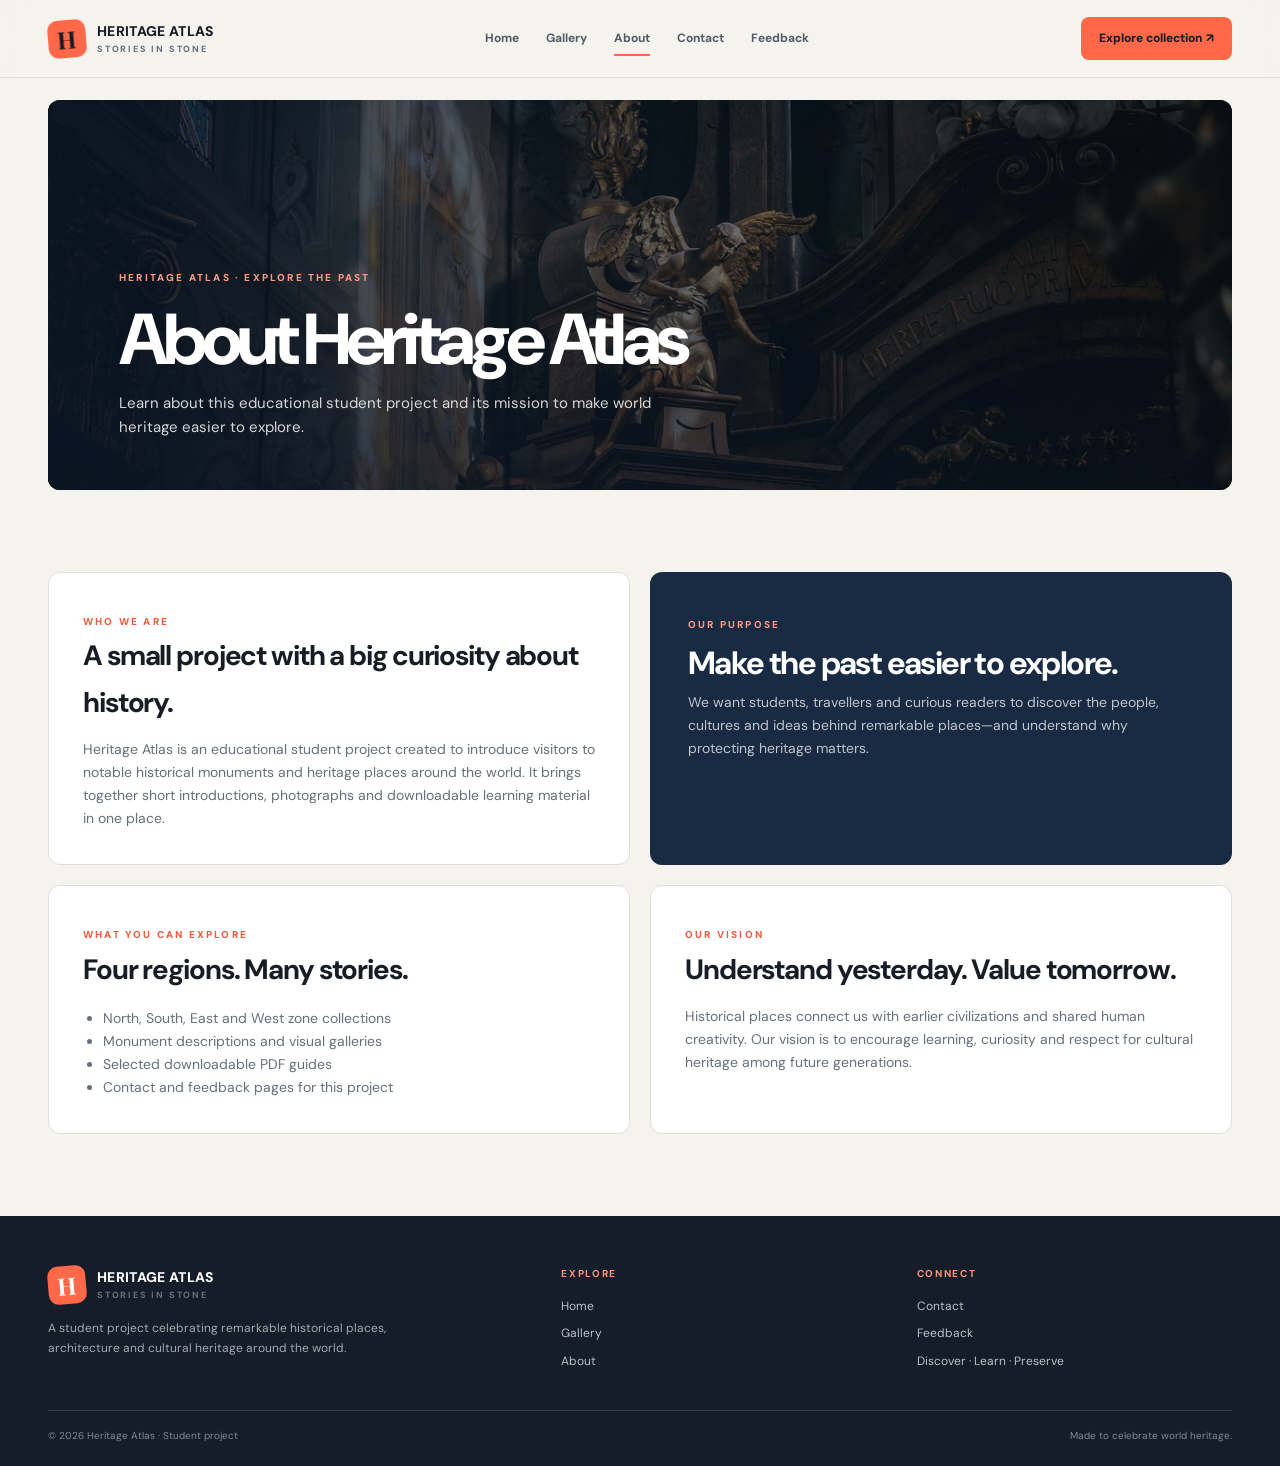
<file: abou.html>
<!doctype html><html lang="en"><head><meta charset="utf-8"><meta name="viewport" content="width=device-width,initial-scale=1"><meta name="description" content="Learn about this educational student project and its mission to make world heritage easier to explore."><meta name="theme-color" content="#f4f3ee"><title>About Heritage Atlas | Heritage Atlas</title><link rel="stylesheet" href="modern-interior.css"></head><body><header class="site-header"><div class="nav-wrap"><a class="brand" href="index.html"><span class="brand-mark">H</span><span class="brand-name">HERITAGE ATLAS<span>Stories in stone</span></span></a><nav class="main-nav" aria-label="Main navigation"><a href="index.html">Home</a><a href="gallery.html">Gallery</a><a href="abou.html" aria-current="page">About</a><a href="contact.html">Contact</a><a href="feedback.html">Feedback</a></nav><a class="nav-cta" href="gallery.html">Explore collection ↗</a><button class="menu-toggle" aria-label="Toggle navigation" aria-expanded="false">☰</button></div></header><section class="page-hero"><div class="page-hero-inner"><img src="pic/about image.jpg" alt=""><div class="page-hero-copy"><span class="eyebrow">Heritage Atlas · Explore the past</span><h1>About Heritage Atlas</h1><p>Learn about this educational student project and its mission to make world heritage easier to explore.</p></div></div></section><main class="content-section"><div class="split-grid"><article class="info-panel"><span class="section-kicker">Who we are</span><h2>A small project with a big curiosity about history.</h2><p>Heritage Atlas is an educational student project created to introduce visitors to notable historical monuments and heritage places around the world. It brings together short introductions, photographs and downloadable learning material in one place.</p></article><article class="callout"><span class="eyebrow">Our purpose</span><h2>Make the past easier to explore.</h2><p>We want students, travellers and curious readers to discover the people, cultures and ideas behind remarkable places—and understand why protecting heritage matters.</p></article><article class="info-panel"><span class="section-kicker">What you can explore</span><h2>Four regions. Many stories.</h2><ul><li>North, South, East and West zone collections</li><li>Monument descriptions and visual galleries</li><li>Selected downloadable PDF guides</li><li>Contact and feedback pages for this project</li></ul></article><article class="info-panel"><span class="section-kicker">Our vision</span><h2>Understand yesterday. Value tomorrow.</h2><p>Historical places connect us with earlier civilizations and shared human creativity. Our vision is to encourage learning, curiosity and respect for cultural heritage among future generations.</p></article></div></main><footer class="site-footer"><div class="footer-inner"><div class="footer-brand"><a class="brand" href="index.html"><span class="brand-mark">H</span><span class="brand-name">HERITAGE ATLAS<span>Stories in stone</span></span></a><p>A student project celebrating remarkable historical places, architecture and cultural heritage around the world.</p></div><div class="footer-col"><h4>Explore</h4><a href="index.html">Home</a><a href="gallery.html">Gallery</a><a href="abou.html">About</a></div><div class="footer-col"><h4>Connect</h4><a href="contact.html">Contact</a><a href="feedback.html">Feedback</a><p>Discover · Learn · Preserve</p></div></div><div class="footer-bottom"><span>© 2026 Heritage Atlas · Student project</span><span>Made to celebrate world heritage.</span></div></footer><script src="modern-interior.js"></script></body></html>
</file>
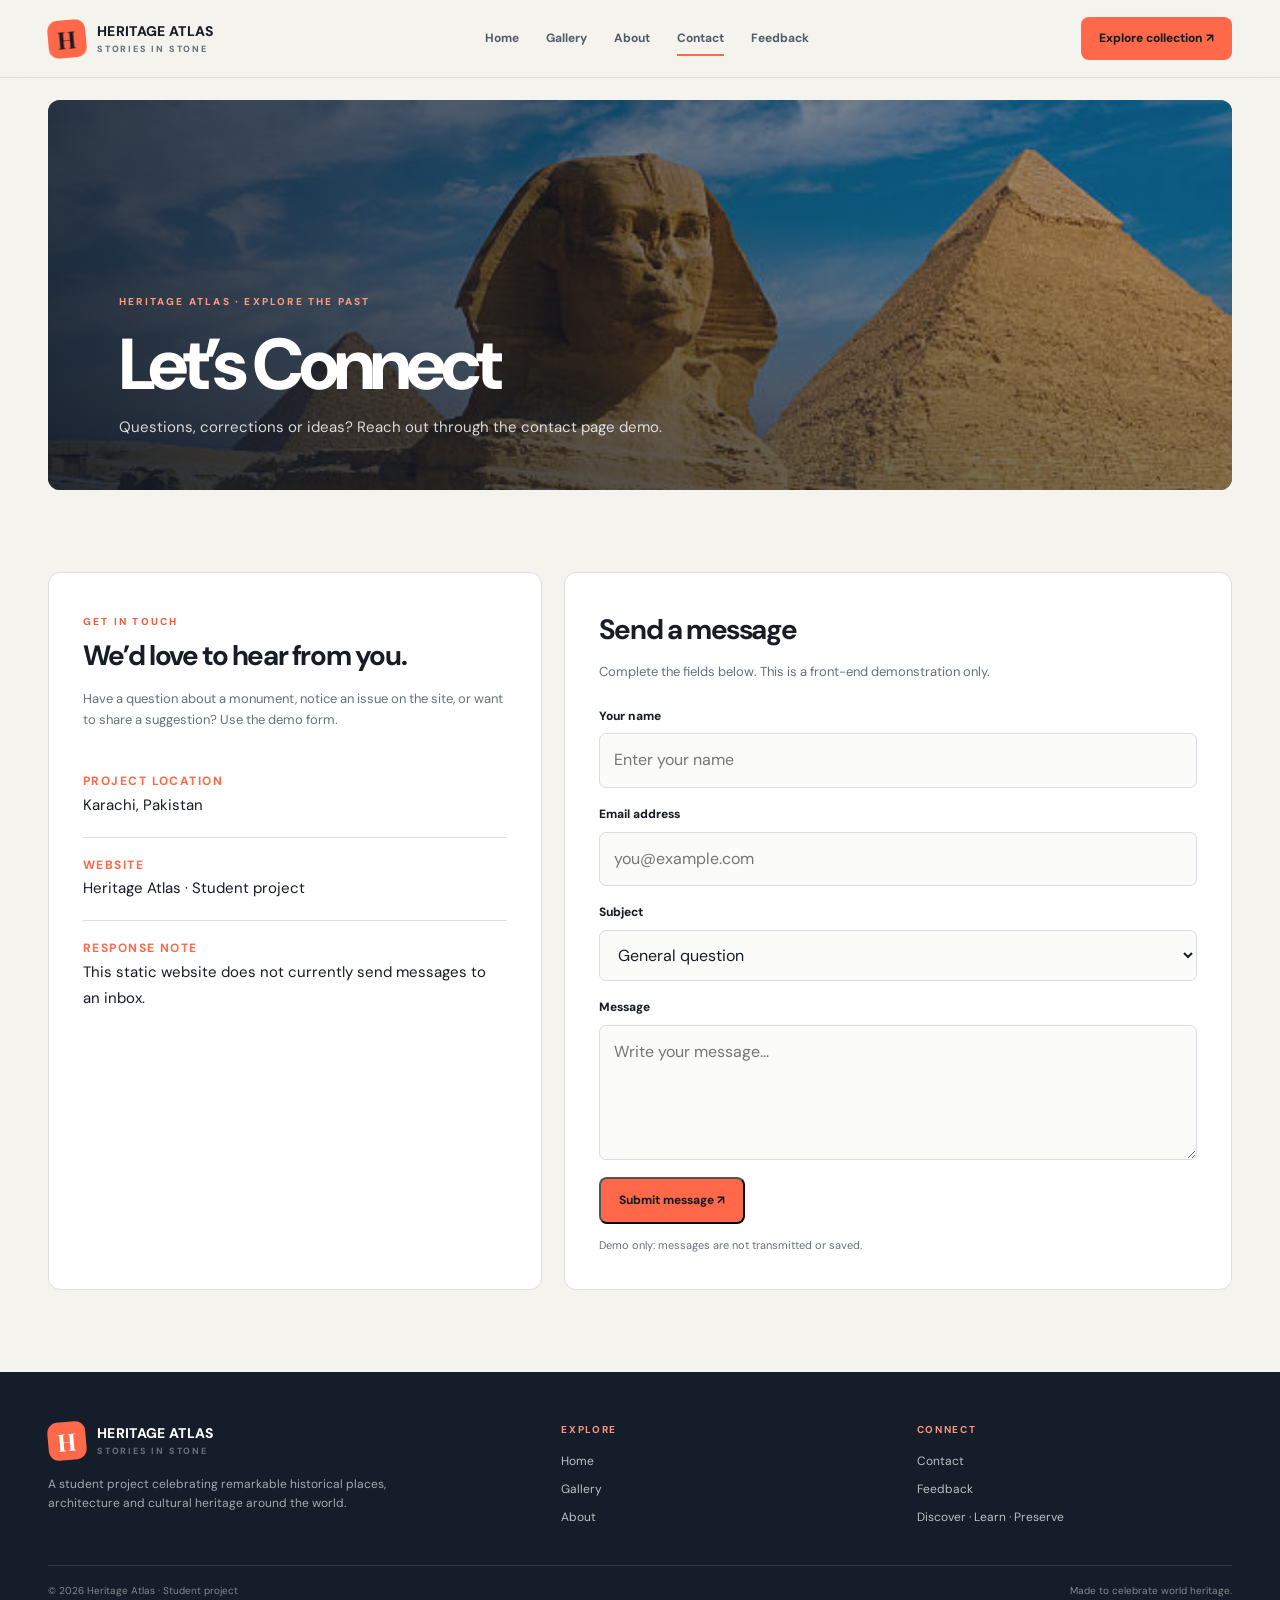
<file: contact.html>
<!doctype html><html lang="en"><head><meta charset="utf-8"><meta name="viewport" content="width=device-width,initial-scale=1"><meta name="description" content="Questions, corrections or ideas? Reach out through the contact page demo."><meta name="theme-color" content="#f4f3ee"><title>Let’s Connect | Heritage Atlas</title><link rel="stylesheet" href="modern-interior.css"></head><body><header class="site-header"><div class="nav-wrap"><a class="brand" href="index.html"><span class="brand-mark">H</span><span class="brand-name">HERITAGE ATLAS<span>Stories in stone</span></span></a><nav class="main-nav" aria-label="Main navigation"><a href="index.html">Home</a><a href="gallery.html">Gallery</a><a href="abou.html">About</a><a href="contact.html" aria-current="page">Contact</a><a href="feedback.html">Feedback</a></nav><a class="nav-cta" href="gallery.html">Explore collection ↗</a><button class="menu-toggle" aria-label="Toggle navigation" aria-expanded="false">☰</button></div></header><section class="page-hero"><div class="page-hero-inner"><img src="pic/img13.jpg" alt=""><div class="page-hero-copy"><span class="eyebrow">Heritage Atlas · Explore the past</span><h1>Let’s Connect</h1><p>Questions, corrections or ideas? Reach out through the contact page demo.</p></div></div></section><main class="content-section"><div class="form-layout"><aside class="details-card"><span class="section-kicker">Get in touch</span><h2>We’d love to hear from you.</h2><p>Have a question about a monument, notice an issue on the site, or want to share a suggestion? Use the demo form.</p><div class="contact-detail"><b>Project location</b><span>Karachi, Pakistan</span></div><div class="contact-detail"><b>Website</b><span>Heritage Atlas · Student project</span></div><div class="contact-detail"><b>Response note</b><span>This static website does not currently send messages to an inbox.</span></div></aside><section class="form-card"><h2>Send a message</h2><p>Complete the fields below. This is a front-end demonstration only.</p><form data-demo-form><div class="field"><label for="contact-name">Your name</label><input id="contact-name" name="name" required placeholder="Enter your name"></div><div class="field"><label for="contact-email">Email address</label><input id="contact-email" name="email" type="email" required placeholder="you@example.com"></div><div class="field"><label for="contact-subject">Subject</label><select id="contact-subject" name="subject"><option>General question</option><option>Website feedback</option><option>Monument information</option><option>Other</option></select></div><div class="field"><label for="contact-message">Message</label><textarea id="contact-message" name="message" required placeholder="Write your message..."></textarea></div><button class="button" type="submit">Submit message ↗</button><p class="form-note">Demo only: messages are not transmitted or saved.</p><div class="form-status" role="status"></div></form></section></div></main><footer class="site-footer"><div class="footer-inner"><div class="footer-brand"><a class="brand" href="index.html"><span class="brand-mark">H</span><span class="brand-name">HERITAGE ATLAS<span>Stories in stone</span></span></a><p>A student project celebrating remarkable historical places, architecture and cultural heritage around the world.</p></div><div class="footer-col"><h4>Explore</h4><a href="index.html">Home</a><a href="gallery.html">Gallery</a><a href="abou.html">About</a></div><div class="footer-col"><h4>Connect</h4><a href="contact.html">Contact</a><a href="feedback.html">Feedback</a><p>Discover · Learn · Preserve</p></div></div><div class="footer-bottom"><span>© 2026 Heritage Atlas · Student project</span><span>Made to celebrate world heritage.</span></div></footer><script src="modern-interior.js"></script></body></html>
</file>
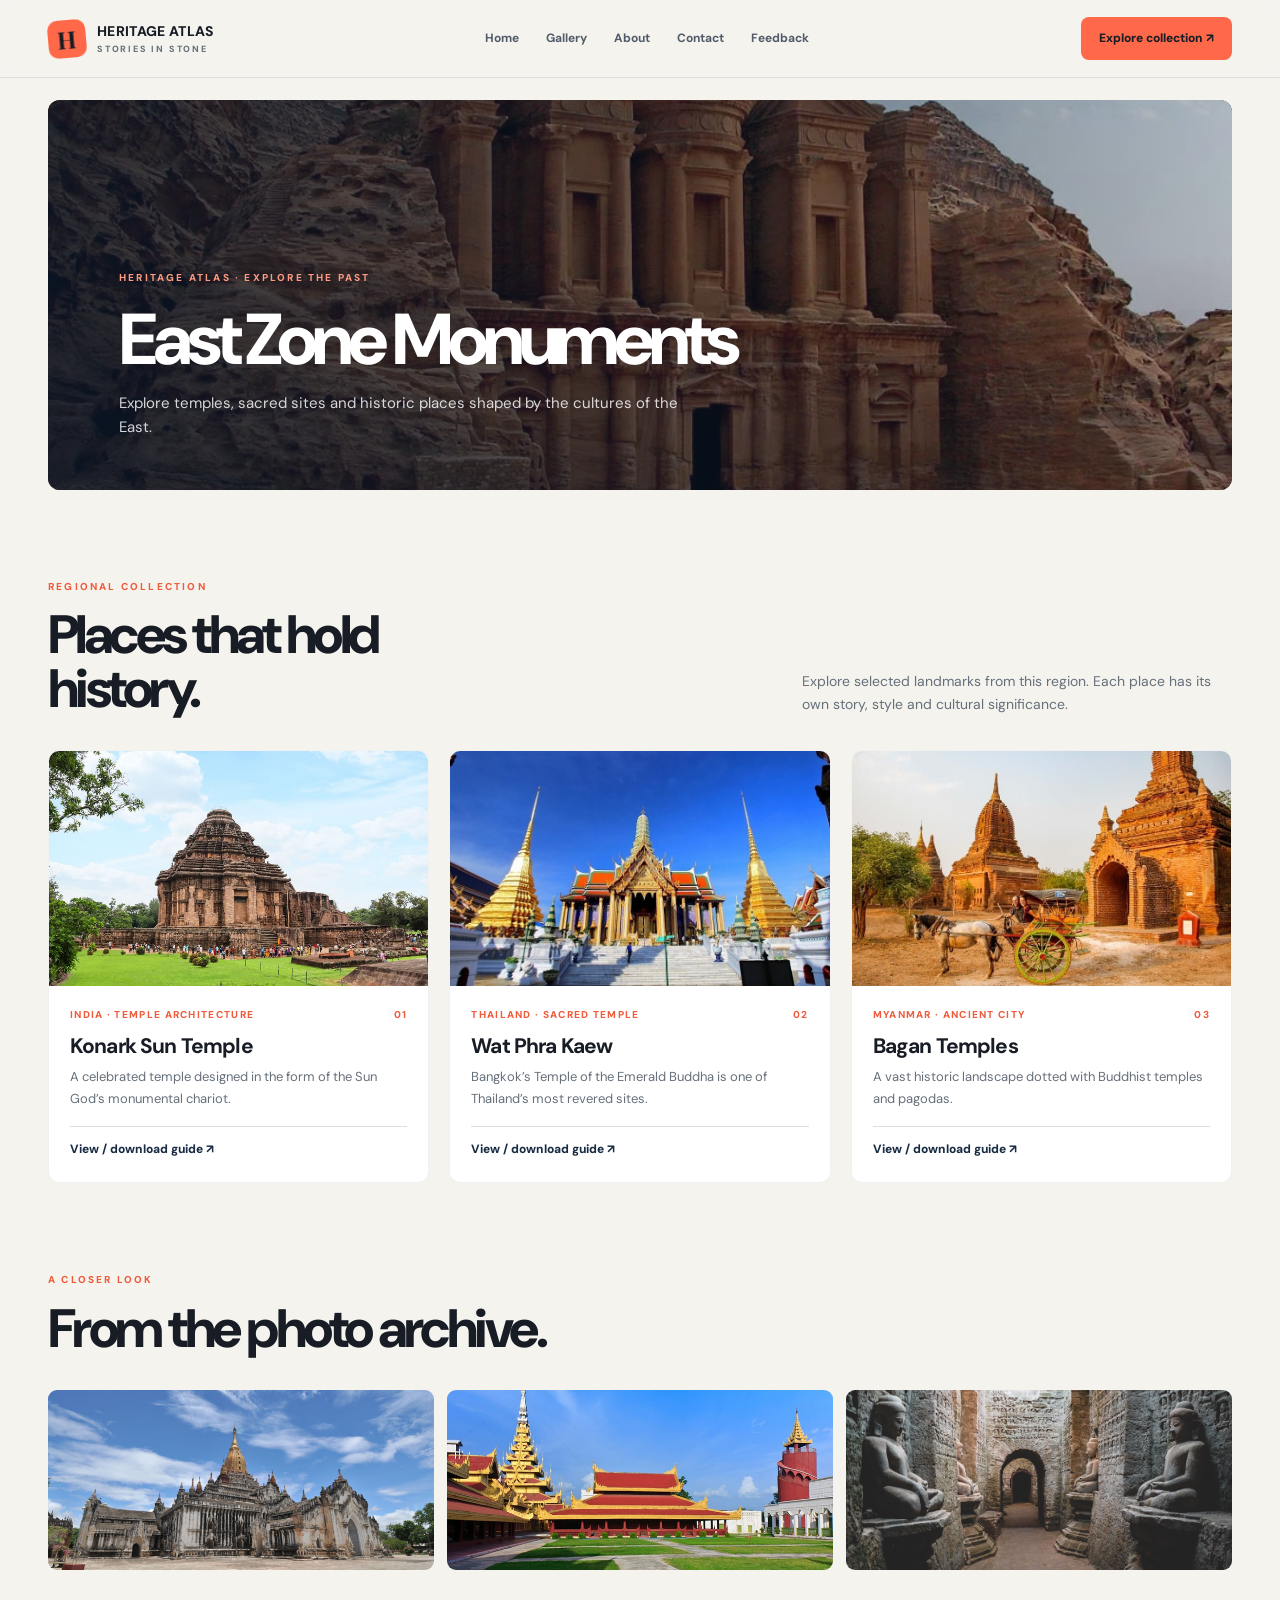
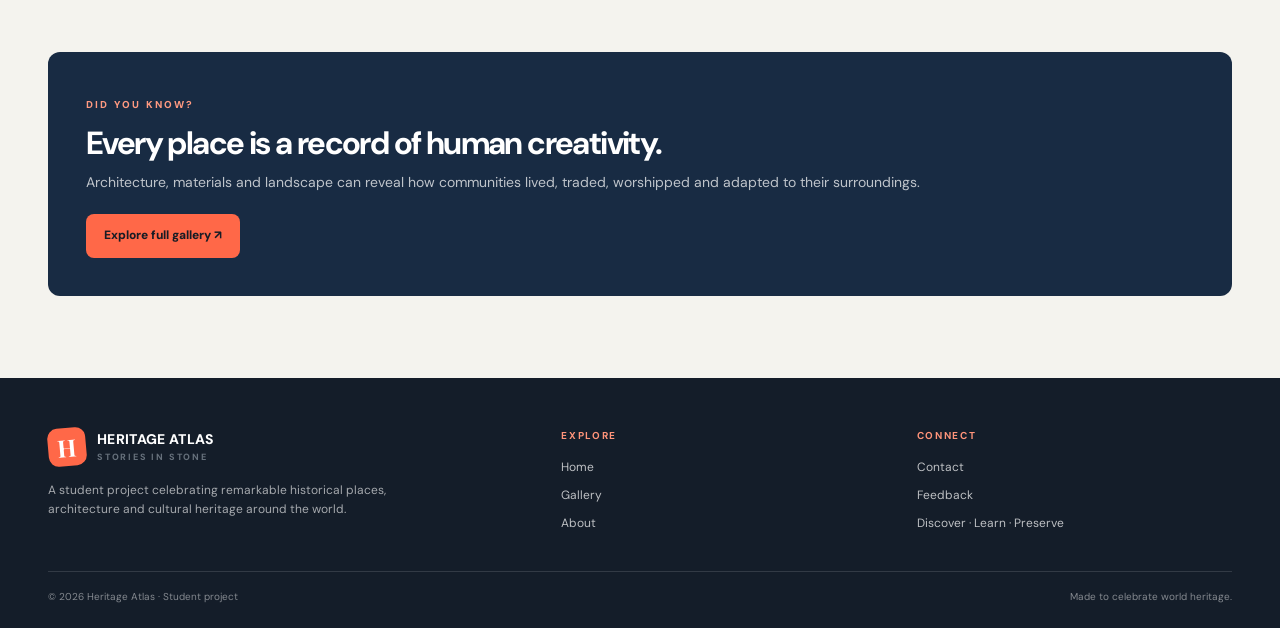
<file: eastzone.html>
<!doctype html><html lang="en"><head><meta charset="utf-8"><meta name="viewport" content="width=device-width,initial-scale=1"><meta name="description" content="Explore temples, sacred sites and historic places shaped by the cultures of the East."><meta name="theme-color" content="#f4f3ee"><title>East Zone Monuments | Heritage Atlas</title><link rel="stylesheet" href="modern-interior.css"></head><body><header class="site-header"><div class="nav-wrap"><a class="brand" href="index.html"><span class="brand-mark">H</span><span class="brand-name">HERITAGE ATLAS<span>Stories in stone</span></span></a><nav class="main-nav" aria-label="Main navigation"><a href="index.html">Home</a><a href="gallery.html">Gallery</a><a href="abou.html">About</a><a href="contact.html">Contact</a><a href="feedback.html">Feedback</a></nav><a class="nav-cta" href="gallery.html">Explore collection ↗</a><button class="menu-toggle" aria-label="Toggle navigation" aria-expanded="false">☰</button></div></header><section class="page-hero"><div class="page-hero-inner"><img src="pic/petra.webp" alt=""><div class="page-hero-copy"><span class="eyebrow">Heritage Atlas · Explore the past</span><h1>East Zone Monuments</h1><p>Explore temples, sacred sites and historic places shaped by the cultures of the East.</p></div></div></section><main><section class="content-section"><div class="section-heading"><div><span class="section-kicker">Regional collection</span><h2>Places that hold<br>history.</h2></div><p>Explore selected landmarks from this region. Each place has its own story, style and cultural significance.</p></div><div class="card-grid"><article class="feature-card"><img src="pic/east card 1.jpg" alt="Konark Sun Temple" loading="lazy"><div class="feature-copy"><div class="card-meta"><span>India · Temple architecture</span><span>01</span></div><h3>Konark Sun Temple</h3><p>A celebrated temple designed in the form of the Sun God’s monumental chariot.</p><a class="card-link" href="kornak sun temple .pdf" download>View / download guide ↗</a></div></article><article class="feature-card"><img src="pic/east.png" alt="Wat Phra Kaew" loading="lazy"><div class="feature-copy"><div class="card-meta"><span>Thailand · Sacred temple</span><span>02</span></div><h3>Wat Phra Kaew</h3><p>Bangkok’s Temple of the Emerald Buddha is one of Thailand’s most revered sites.</p><a class="card-link" href="Wat Phra Kaew  .pdf" download>View / download guide ↗</a></div></article><article class="feature-card"><img src="pic/east card 2.jpg" alt="Bagan Temples" loading="lazy"><div class="feature-copy"><div class="card-meta"><span>Myanmar · Ancient city</span><span>03</span></div><h3>Bagan Temples</h3><p>A vast historic landscape dotted with Buddhist temples and pagodas.</p><a class="card-link" href="Bagan Temples, Myanmar .pdf" download>View / download guide ↗</a></div></article></div></section><section class="content-section" style="padding-top:0"><div class="section-heading"><div><span class="section-kicker">A closer look</span><h2>From the photo archive.</h2></div></div><div class="zone-gallery"><img src="pic/gallery 4.png" alt="East Zone Monuments gallery image 1" loading="lazy"><img src="pic/gallery 5.png" alt="East Zone Monuments gallery image 2" loading="lazy"><img src="pic/gallery 7.png" alt="East Zone Monuments gallery image 3" loading="lazy"></div></section><section class="content-section" style="padding-top:0"><div class="callout"><span class="eyebrow">Did you know?</span><h2>Every place is a record of human creativity.</h2><p>Architecture, materials and landscape can reveal how communities lived, traded, worshipped and adapted to their surroundings.</p><a class="button" style="margin-top:20px" href="gallery.html">Explore full gallery ↗</a></div></section></main><footer class="site-footer"><div class="footer-inner"><div class="footer-brand"><a class="brand" href="index.html"><span class="brand-mark">H</span><span class="brand-name">HERITAGE ATLAS<span>Stories in stone</span></span></a><p>A student project celebrating remarkable historical places, architecture and cultural heritage around the world.</p></div><div class="footer-col"><h4>Explore</h4><a href="index.html">Home</a><a href="gallery.html">Gallery</a><a href="abou.html">About</a></div><div class="footer-col"><h4>Connect</h4><a href="contact.html">Contact</a><a href="feedback.html">Feedback</a><p>Discover · Learn · Preserve</p></div></div><div class="footer-bottom"><span>© 2026 Heritage Atlas · Student project</span><span>Made to celebrate world heritage.</span></div></footer><script src="modern-interior.js"></script></body></html>
</file>
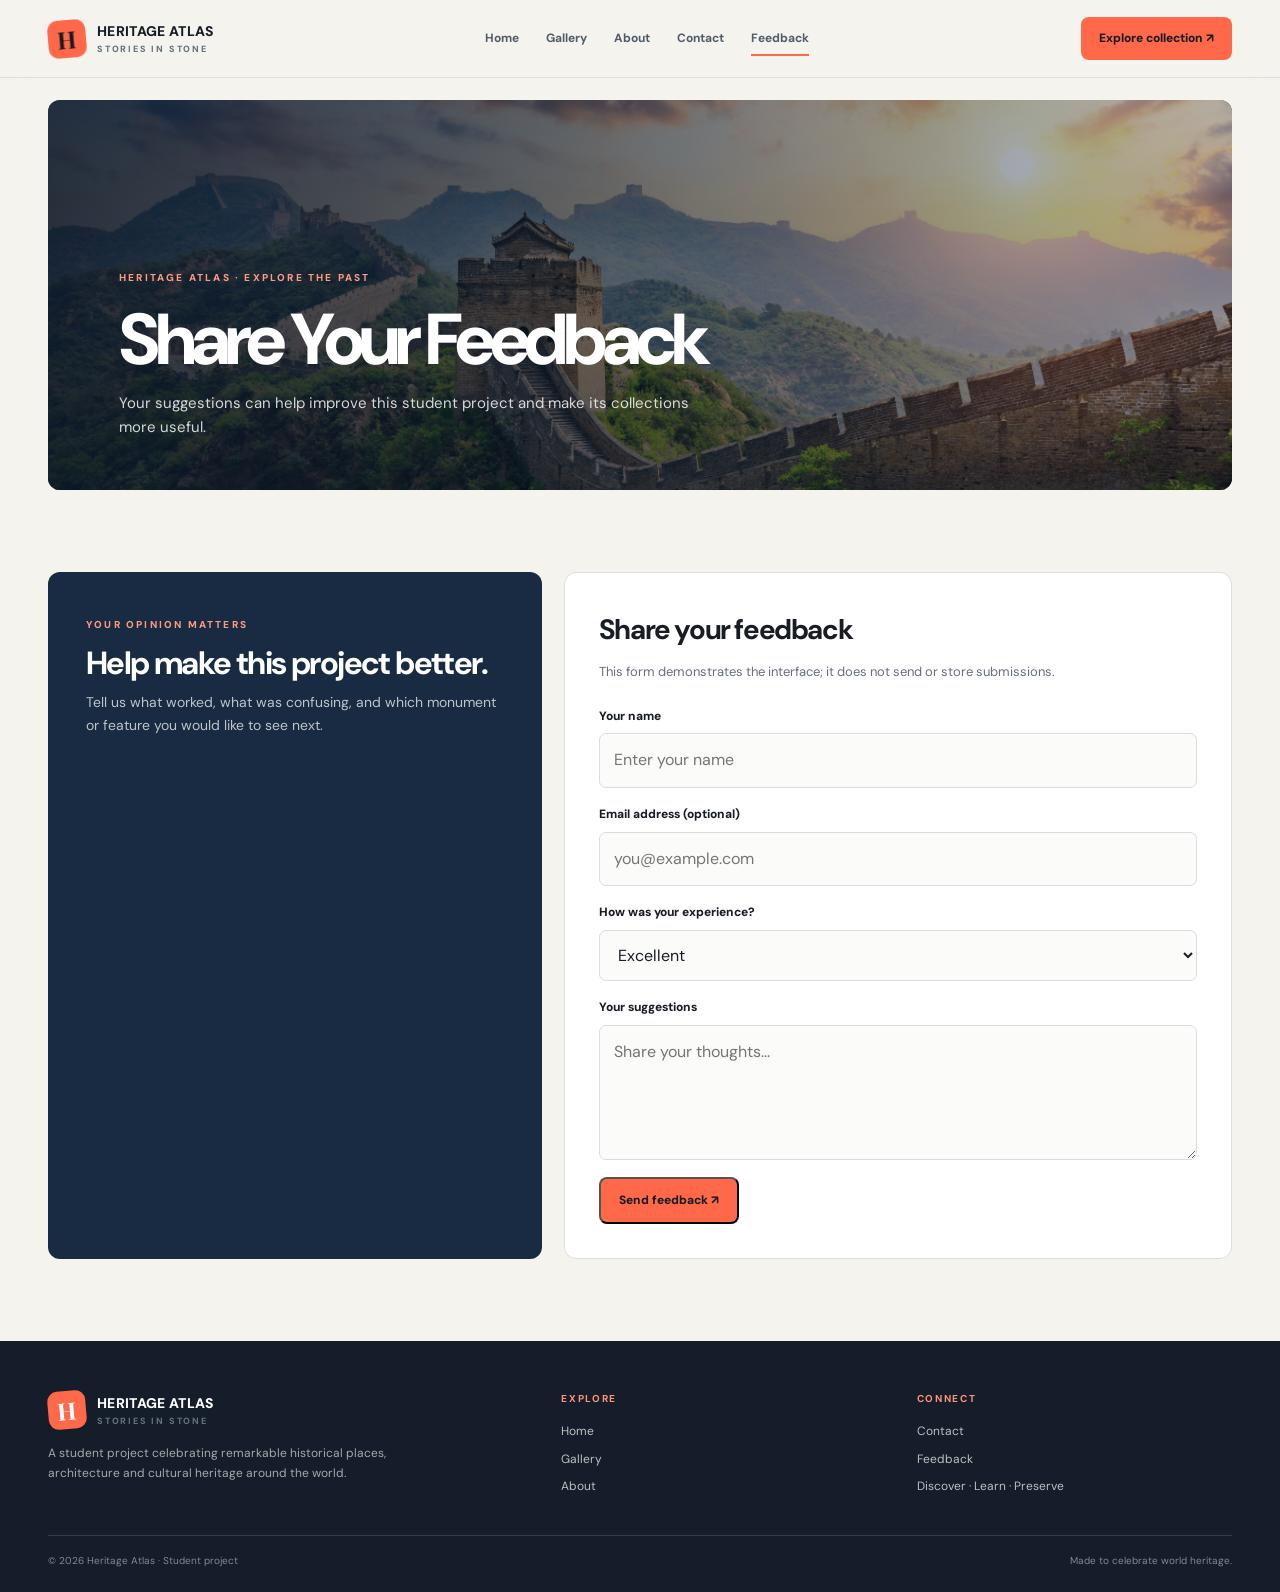
<file: feedback.html>
<!doctype html><html lang="en"><head><meta charset="utf-8"><meta name="viewport" content="width=device-width,initial-scale=1"><meta name="description" content="Your suggestions can help improve this student project and make its collections more useful."><meta name="theme-color" content="#f4f3ee"><title>Share Your Feedback | Heritage Atlas</title><link rel="stylesheet" href="modern-interior.css"></head><body><header class="site-header"><div class="nav-wrap"><a class="brand" href="index.html"><span class="brand-mark">H</span><span class="brand-name">HERITAGE ATLAS<span>Stories in stone</span></span></a><nav class="main-nav" aria-label="Main navigation"><a href="index.html">Home</a><a href="gallery.html">Gallery</a><a href="abou.html">About</a><a href="contact.html">Contact</a><a href="feedback.html" aria-current="page">Feedback</a></nav><a class="nav-cta" href="gallery.html">Explore collection ↗</a><button class="menu-toggle" aria-label="Toggle navigation" aria-expanded="false">☰</button></div></header><section class="page-hero"><div class="page-hero-inner"><img src="pic/great.jpg" alt=""><div class="page-hero-copy"><span class="eyebrow">Heritage Atlas · Explore the past</span><h1>Share Your Feedback</h1><p>Your suggestions can help improve this student project and make its collections more useful.</p></div></div></section><main class="content-section"><div class="form-layout"><aside class="callout"><span class="eyebrow">Your opinion matters</span><h2>Help make this project better.</h2><p>Tell us what worked, what was confusing, and which monument or feature you would like to see next.</p></aside><section class="form-card"><h2>Share your feedback</h2><p>This form demonstrates the interface; it does not send or store submissions.</p><form data-demo-form><div class="field"><label for="feedback-name">Your name</label><input id="feedback-name" name="name" required placeholder="Enter your name"></div><div class="field"><label for="feedback-email">Email address (optional)</label><input id="feedback-email" name="email" type="email" placeholder="you@example.com"></div><div class="field"><label for="feedback-rating">How was your experience?</label><select id="feedback-rating" name="rating"><option>Excellent</option><option>Good</option><option>Average</option><option>Needs improvement</option></select></div><div class="field"><label for="feedback-message">Your suggestions</label><textarea id="feedback-message" name="message" required placeholder="Share your thoughts..."></textarea></div><button class="button" type="submit">Send feedback ↗</button><div class="form-status" role="status"></div></form></section></div></main><footer class="site-footer"><div class="footer-inner"><div class="footer-brand"><a class="brand" href="index.html"><span class="brand-mark">H</span><span class="brand-name">HERITAGE ATLAS<span>Stories in stone</span></span></a><p>A student project celebrating remarkable historical places, architecture and cultural heritage around the world.</p></div><div class="footer-col"><h4>Explore</h4><a href="index.html">Home</a><a href="gallery.html">Gallery</a><a href="abou.html">About</a></div><div class="footer-col"><h4>Connect</h4><a href="contact.html">Contact</a><a href="feedback.html">Feedback</a><p>Discover · Learn · Preserve</p></div></div><div class="footer-bottom"><span>© 2026 Heritage Atlas · Student project</span><span>Made to celebrate world heritage.</span></div></footer><script src="modern-interior.js"></script></body></html>
</file>
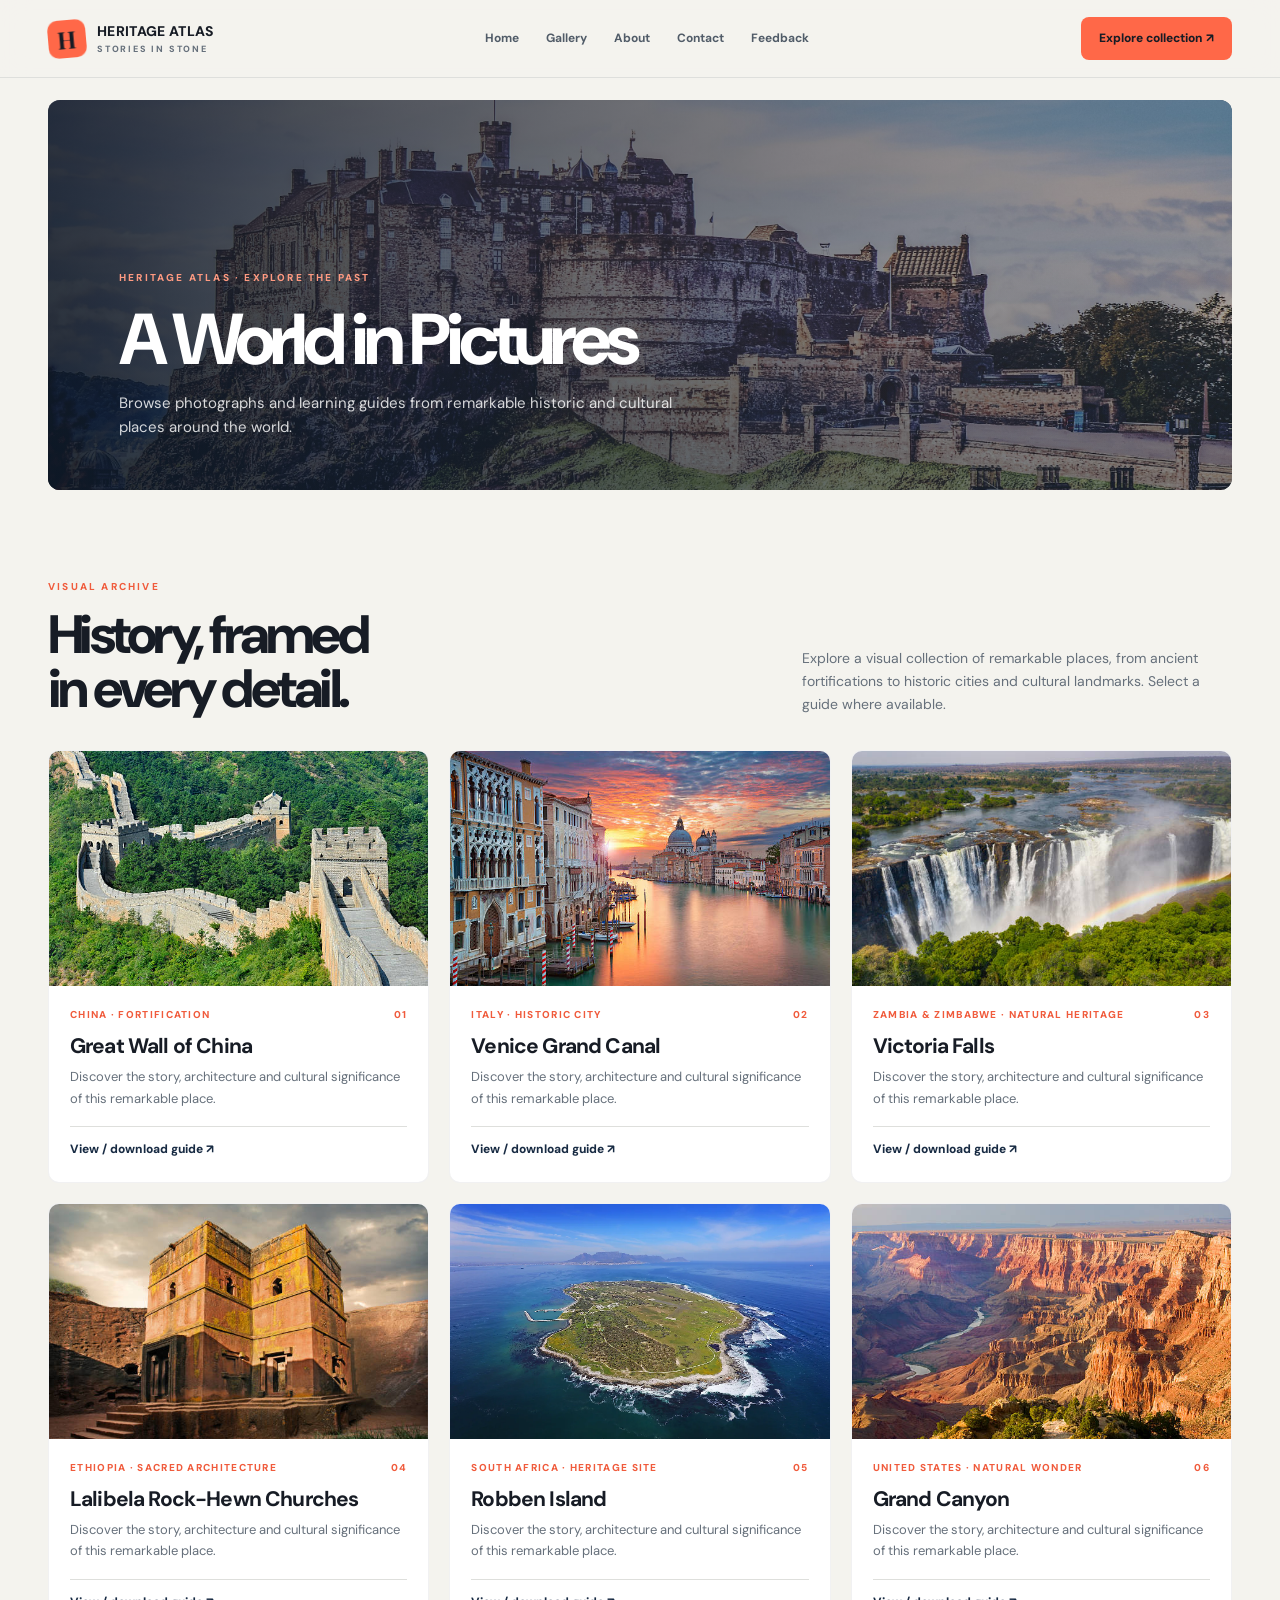
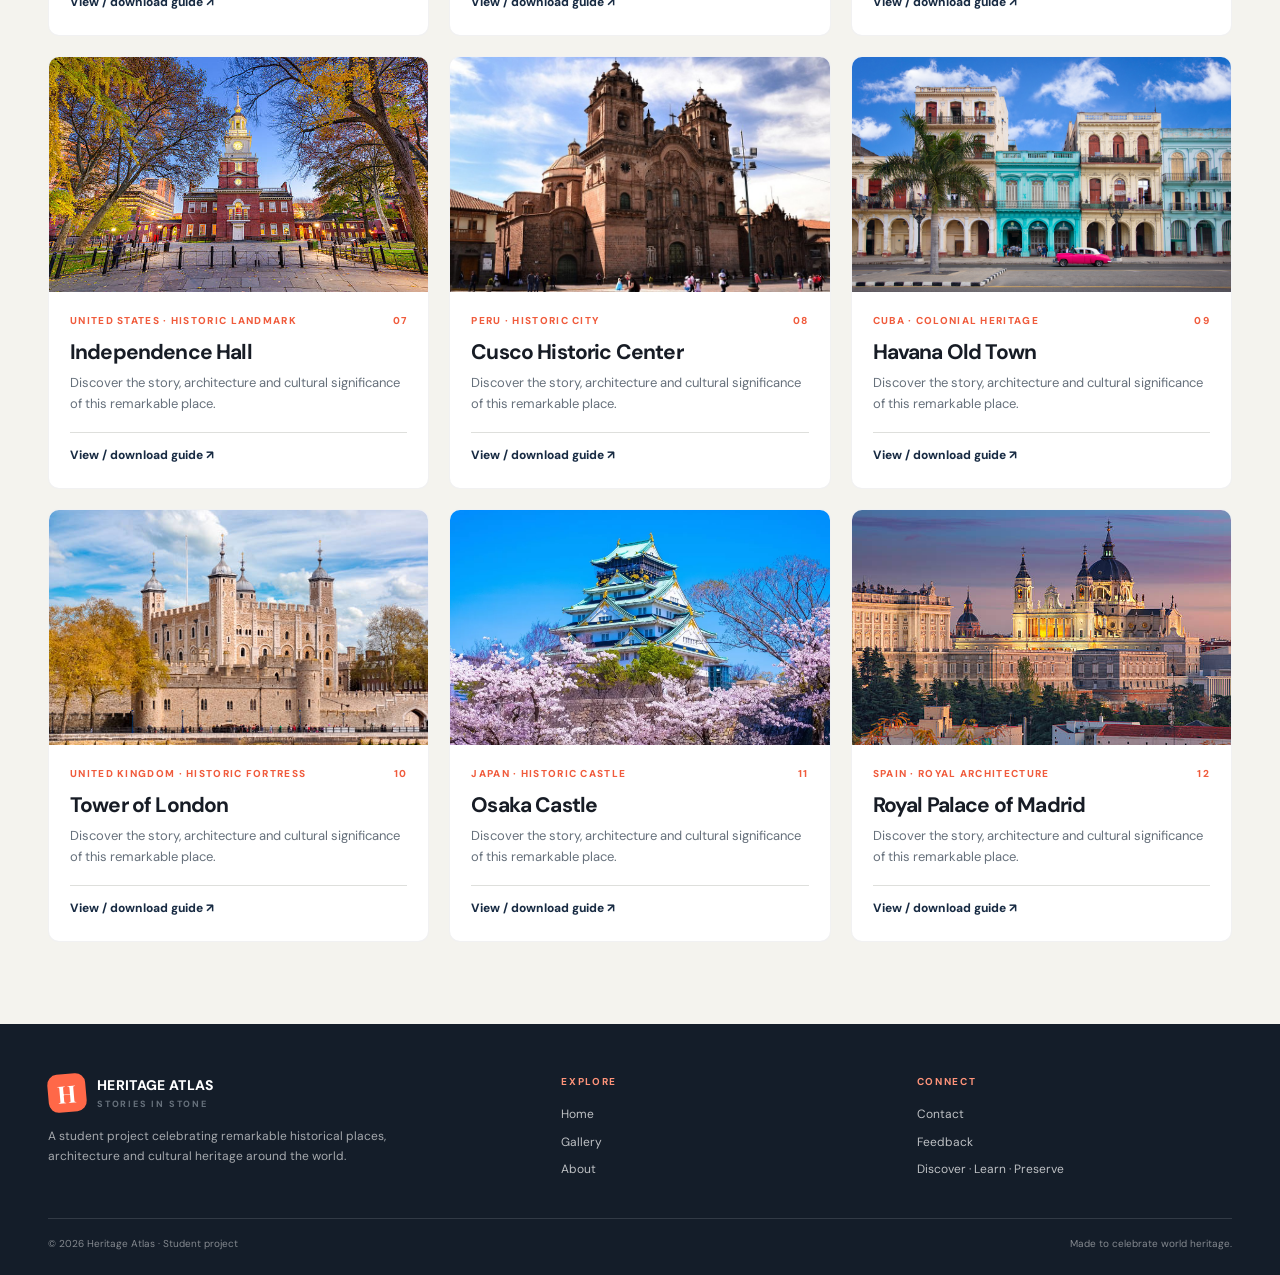
<file: gallery.html>
<!doctype html><html lang="en"><head><meta charset="utf-8"><meta name="viewport" content="width=device-width,initial-scale=1"><meta name="description" content="Browse photographs and learning guides from remarkable historic and cultural places around the world."><meta name="theme-color" content="#f4f3ee"><title>A World in Pictures | Heritage Atlas</title><link rel="stylesheet" href="modern-interior.css"></head><body><header class="site-header"><div class="nav-wrap"><a class="brand" href="index.html"><span class="brand-mark">H</span><span class="brand-name">HERITAGE ATLAS<span>Stories in stone</span></span></a><nav class="main-nav" aria-label="Main navigation"><a href="index.html">Home</a><a href="gallery.html">Gallery</a><a href="abou.html">About</a><a href="contact.html">Contact</a><a href="feedback.html">Feedback</a></nav><a class="nav-cta" href="gallery.html">Explore collection ↗</a><button class="menu-toggle" aria-label="Toggle navigation" aria-expanded="false">☰</button></div></header><section class="page-hero"><div class="page-hero-inner"><img src="pic/img77.jpeg" alt=""><div class="page-hero-copy"><span class="eyebrow">Heritage Atlas · Explore the past</span><h1>A World in Pictures</h1><p>Browse photographs and learning guides from remarkable historic and cultural places around the world.</p></div></div></section><main class="content-section"><div class="section-heading"><div><span class="section-kicker">Visual archive</span><h2>History, framed<br>in every detail.</h2></div><p>Explore a visual collection of remarkable places, from ancient fortifications to historic cities and cultural landmarks. Select a guide where available.</p></div><div class="card-grid"><article class="feature-card"><img src="pic/china.jpg" alt="Great Wall of China" loading="lazy"><div class="feature-copy"><div class="card-meta"><span>China · Fortification</span><span>01</span></div><h3>Great Wall of China</h3><p>Discover the story, architecture and cultural significance of this remarkable place.</p><a class="card-link" href="Great Wall of China.pdf" download>View / download guide ↗</a></div></article><article class="feature-card"><img src="pic/img82.jpg" alt="Venice Grand Canal" loading="lazy"><div class="feature-copy"><div class="card-meta"><span>Italy · Historic city</span><span>02</span></div><h3>Venice Grand Canal</h3><p>Discover the story, architecture and cultural significance of this remarkable place.</p><a class="card-link" href="Venice Grand Canal.pdf" download>View / download guide ↗</a></div></article><article class="feature-card"><img src="pic/img111.jpg" alt="Victoria Falls" loading="lazy"><div class="feature-copy"><div class="card-meta"><span>Zambia & Zimbabwe · Natural heritage</span><span>03</span></div><h3>Victoria Falls</h3><p>Discover the story, architecture and cultural significance of this remarkable place.</p><a class="card-link" href="Victoria Falls .pdf" download>View / download guide ↗</a></div></article><article class="feature-card"><img src="pic/img112.jpg" alt="Lalibela Rock-Hewn Churches" loading="lazy"><div class="feature-copy"><div class="card-meta"><span>Ethiopia · Sacred architecture</span><span>04</span></div><h3>Lalibela Rock-Hewn Churches</h3><p>Discover the story, architecture and cultural significance of this remarkable place.</p><a class="card-link" href="Lalibela Rock-Hewn Churches.pdf" download>View / download guide ↗</a></div></article><article class="feature-card"><img src="pic/img116.webp" alt="Robben Island" loading="lazy"><div class="feature-copy"><div class="card-meta"><span>South Africa · Heritage site</span><span>05</span></div><h3>Robben Island</h3><p>Discover the story, architecture and cultural significance of this remarkable place.</p><a class="card-link" href="Robben Island .pdf" download>View / download guide ↗</a></div></article><article class="feature-card"><img src="pic/img119.jpg" alt="Grand Canyon" loading="lazy"><div class="feature-copy"><div class="card-meta"><span>United States · Natural wonder</span><span>06</span></div><h3>Grand Canyon</h3><p>Discover the story, architecture and cultural significance of this remarkable place.</p><a class="card-link" href="Grand Canyon (USA).pdf" download>View / download guide ↗</a></div></article><article class="feature-card"><img src="pic/img123.jpg" alt="Independence Hall" loading="lazy"><div class="feature-copy"><div class="card-meta"><span>United States · Historic landmark</span><span>07</span></div><h3>Independence Hall</h3><p>Discover the story, architecture and cultural significance of this remarkable place.</p><a class="card-link" href="Independence Hall (USA).pdf" download>View / download guide ↗</a></div></article><article class="feature-card"><img src="pic/img125.jpg" alt="Cusco Historic Center" loading="lazy"><div class="feature-copy"><div class="card-meta"><span>Peru · Historic city</span><span>08</span></div><h3>Cusco Historic Center</h3><p>Discover the story, architecture and cultural significance of this remarkable place.</p><a class="card-link" href="Cusco Historic Center (Peru).pdf" download>View / download guide ↗</a></div></article><article class="feature-card"><img src="pic/img126.jpg" alt="Havana Old Town" loading="lazy"><div class="feature-copy"><div class="card-meta"><span>Cuba · Colonial heritage</span><span>09</span></div><h3>Havana Old Town</h3><p>Discover the story, architecture and cultural significance of this remarkable place.</p><a class="card-link" href="Havana Old Town (Cuba).pdf" download>View / download guide ↗</a></div></article><article class="feature-card"><img src="pic/img76.jpg" alt="Tower of London" loading="lazy"><div class="feature-copy"><div class="card-meta"><span>United Kingdom · Historic fortress</span><span>10</span></div><h3>Tower of London</h3><p>Discover the story, architecture and cultural significance of this remarkable place.</p><a class="card-link" href="Tower of London.pdf" download>View / download guide ↗</a></div></article><article class="feature-card"><img src="pic/img48.webp" alt="Osaka Castle" loading="lazy"><div class="feature-copy"><div class="card-meta"><span>Japan · Historic castle</span><span>11</span></div><h3>Osaka Castle</h3><p>Discover the story, architecture and cultural significance of this remarkable place.</p><a class="card-link" href="Osaka Castle.pdf" download>View / download guide ↗</a></div></article><article class="feature-card"><img src="pic/img86.jpg" alt="Royal Palace of Madrid" loading="lazy"><div class="feature-copy"><div class="card-meta"><span>Spain · Royal architecture</span><span>12</span></div><h3>Royal Palace of Madrid</h3><p>Discover the story, architecture and cultural significance of this remarkable place.</p><a class="card-link" href="Royal Palace of Madrid.pdf" download>View / download guide ↗</a></div></article></div></main><footer class="site-footer"><div class="footer-inner"><div class="footer-brand"><a class="brand" href="index.html"><span class="brand-mark">H</span><span class="brand-name">HERITAGE ATLAS<span>Stories in stone</span></span></a><p>A student project celebrating remarkable historical places, architecture and cultural heritage around the world.</p></div><div class="footer-col"><h4>Explore</h4><a href="index.html">Home</a><a href="gallery.html">Gallery</a><a href="abou.html">About</a></div><div class="footer-col"><h4>Connect</h4><a href="contact.html">Contact</a><a href="feedback.html">Feedback</a><p>Discover · Learn · Preserve</p></div></div><div class="footer-bottom"><span>© 2026 Heritage Atlas · Student project</span><span>Made to celebrate world heritage.</span></div></footer><script src="modern-interior.js"></script></body></html>
</file>
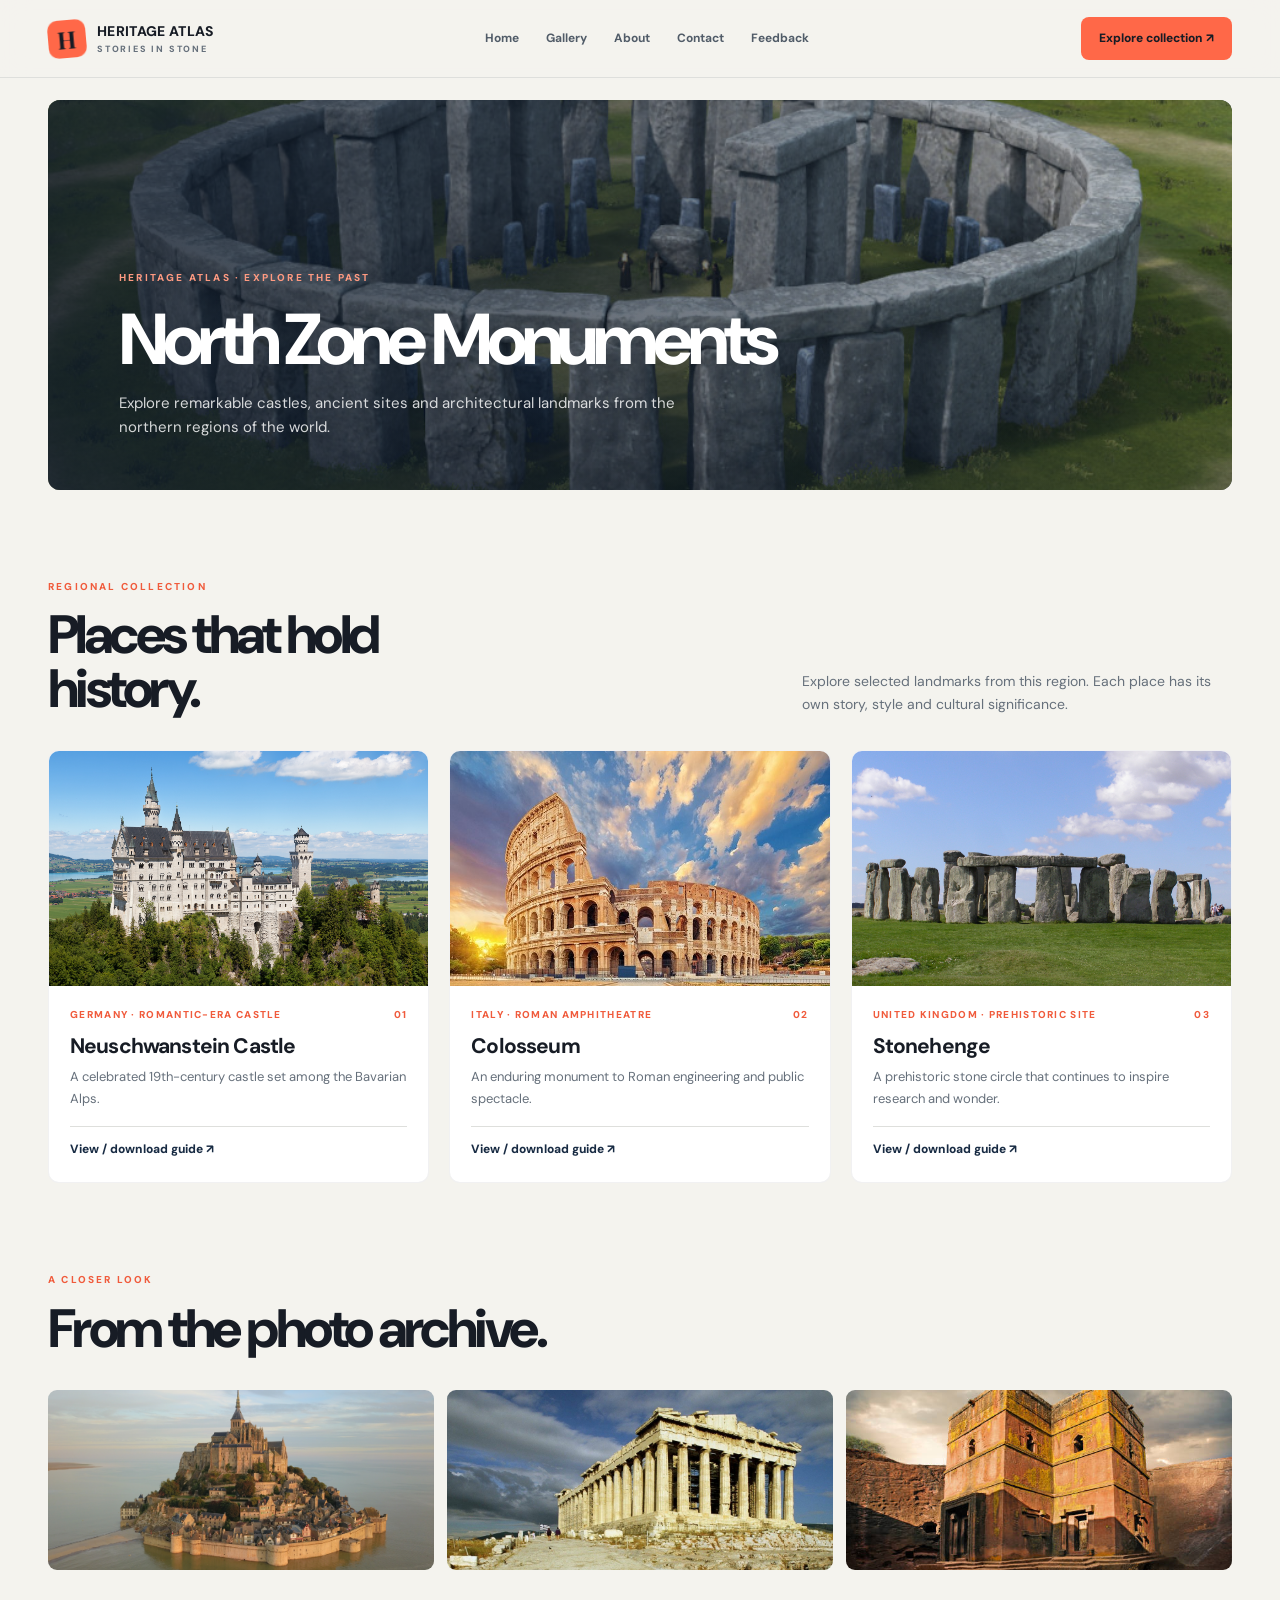
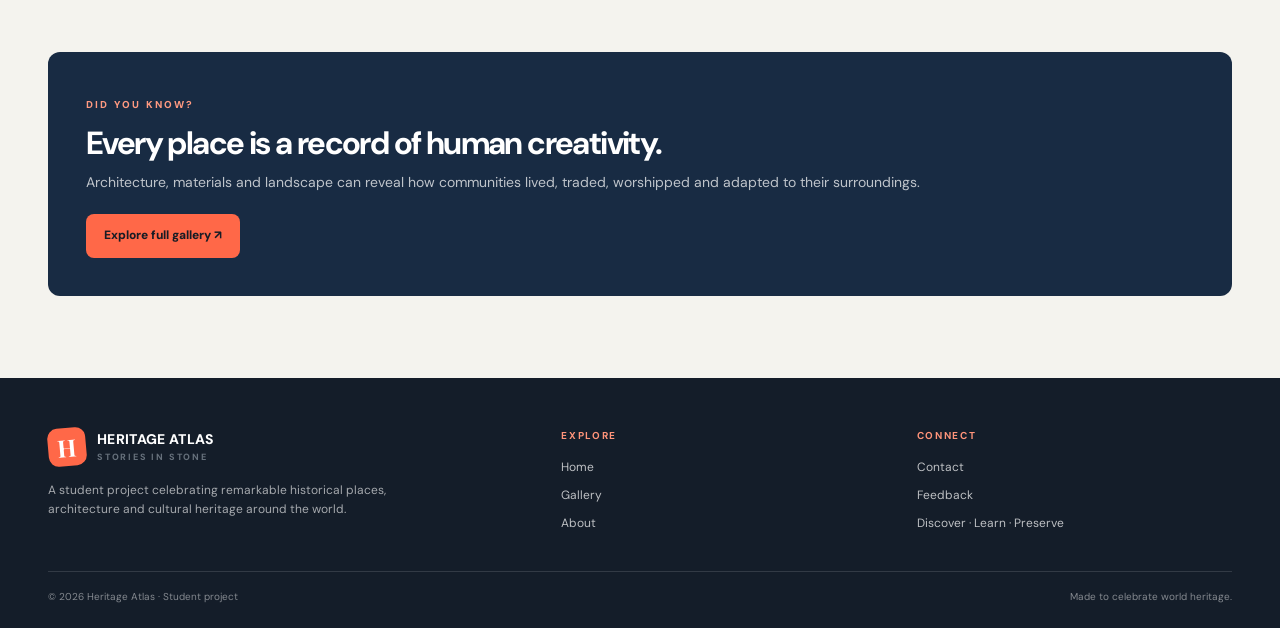
<file: north zone.html>
<!doctype html><html lang="en"><head><meta charset="utf-8"><meta name="viewport" content="width=device-width,initial-scale=1"><meta name="description" content="Explore remarkable castles, ancient sites and architectural landmarks from the northern regions of the world."><meta name="theme-color" content="#f4f3ee"><title>North Zone Monuments | Heritage Atlas</title><link rel="stylesheet" href="modern-interior.css"></head><body><header class="site-header"><div class="nav-wrap"><a class="brand" href="index.html"><span class="brand-mark">H</span><span class="brand-name">HERITAGE ATLAS<span>Stories in stone</span></span></a><nav class="main-nav" aria-label="Main navigation"><a href="index.html">Home</a><a href="gallery.html">Gallery</a><a href="abou.html">About</a><a href="contact.html">Contact</a><a href="feedback.html">Feedback</a></nav><a class="nav-cta" href="gallery.html">Explore collection ↗</a><button class="menu-toggle" aria-label="Toggle navigation" aria-expanded="false">☰</button></div></header><section class="page-hero"><div class="page-hero-inner"><img src="pic/north head.png" alt=""><div class="page-hero-copy"><span class="eyebrow">Heritage Atlas · Explore the past</span><h1>North Zone Monuments</h1><p>Explore remarkable castles, ancient sites and architectural landmarks from the northern regions of the world.</p></div></div></section><main><section class="content-section"><div class="section-heading"><div><span class="section-kicker">Regional collection</span><h2>Places that hold<br>history.</h2></div><p>Explore selected landmarks from this region. Each place has its own story, style and cultural significance.</p></div><div class="card-grid"><article class="feature-card"><img src="pic/north card 1.jpg" alt="Neuschwanstein Castle" loading="lazy"><div class="feature-copy"><div class="card-meta"><span>Germany · Romantic-era castle</span><span>01</span></div><h3>Neuschwanstein Castle</h3><p>A celebrated 19th-century castle set among the Bavarian Alps.</p><a class="card-link" href="Neuschwanstein Castle.pdf" download>View / download guide ↗</a></div></article><article class="feature-card"><img src="pic/north card 3.jpg" alt="Colosseum" loading="lazy"><div class="feature-copy"><div class="card-meta"><span>Italy · Roman amphitheatre</span><span>02</span></div><h3>Colosseum</h3><p>An enduring monument to Roman engineering and public spectacle.</p><a class="card-link" href="colosseum.pdf" download>View / download guide ↗</a></div></article><article class="feature-card"><img src="pic/stone.png" alt="Stonehenge" loading="lazy"><div class="feature-copy"><div class="card-meta"><span>United Kingdom · Prehistoric site</span><span>03</span></div><h3>Stonehenge</h3><p>A prehistoric stone circle that continues to inspire research and wonder.</p><a class="card-link" href="Stonehenge.pdf" download>View / download guide ↗</a></div></article></div></section><section class="content-section" style="padding-top:0"><div class="section-heading"><div><span class="section-kicker">A closer look</span><h2>From the photo archive.</h2></div></div><div class="zone-gallery"><img src="pic/gallery 1.jpg" alt="North Zone Monuments gallery image 1" loading="lazy"><img src="pic/gallery 2.jpg" alt="North Zone Monuments gallery image 2" loading="lazy"><img src="pic/gallery 3.jpg" alt="North Zone Monuments gallery image 3" loading="lazy"></div></section><section class="content-section" style="padding-top:0"><div class="callout"><span class="eyebrow">Did you know?</span><h2>Every place is a record of human creativity.</h2><p>Architecture, materials and landscape can reveal how communities lived, traded, worshipped and adapted to their surroundings.</p><a class="button" style="margin-top:20px" href="gallery.html">Explore full gallery ↗</a></div></section></main><footer class="site-footer"><div class="footer-inner"><div class="footer-brand"><a class="brand" href="index.html"><span class="brand-mark">H</span><span class="brand-name">HERITAGE ATLAS<span>Stories in stone</span></span></a><p>A student project celebrating remarkable historical places, architecture and cultural heritage around the world.</p></div><div class="footer-col"><h4>Explore</h4><a href="index.html">Home</a><a href="gallery.html">Gallery</a><a href="abou.html">About</a></div><div class="footer-col"><h4>Connect</h4><a href="contact.html">Contact</a><a href="feedback.html">Feedback</a><p>Discover · Learn · Preserve</p></div></div><div class="footer-bottom"><span>© 2026 Heritage Atlas · Student project</span><span>Made to celebrate world heritage.</span></div></footer><script src="modern-interior.js"></script></body></html>
</file>
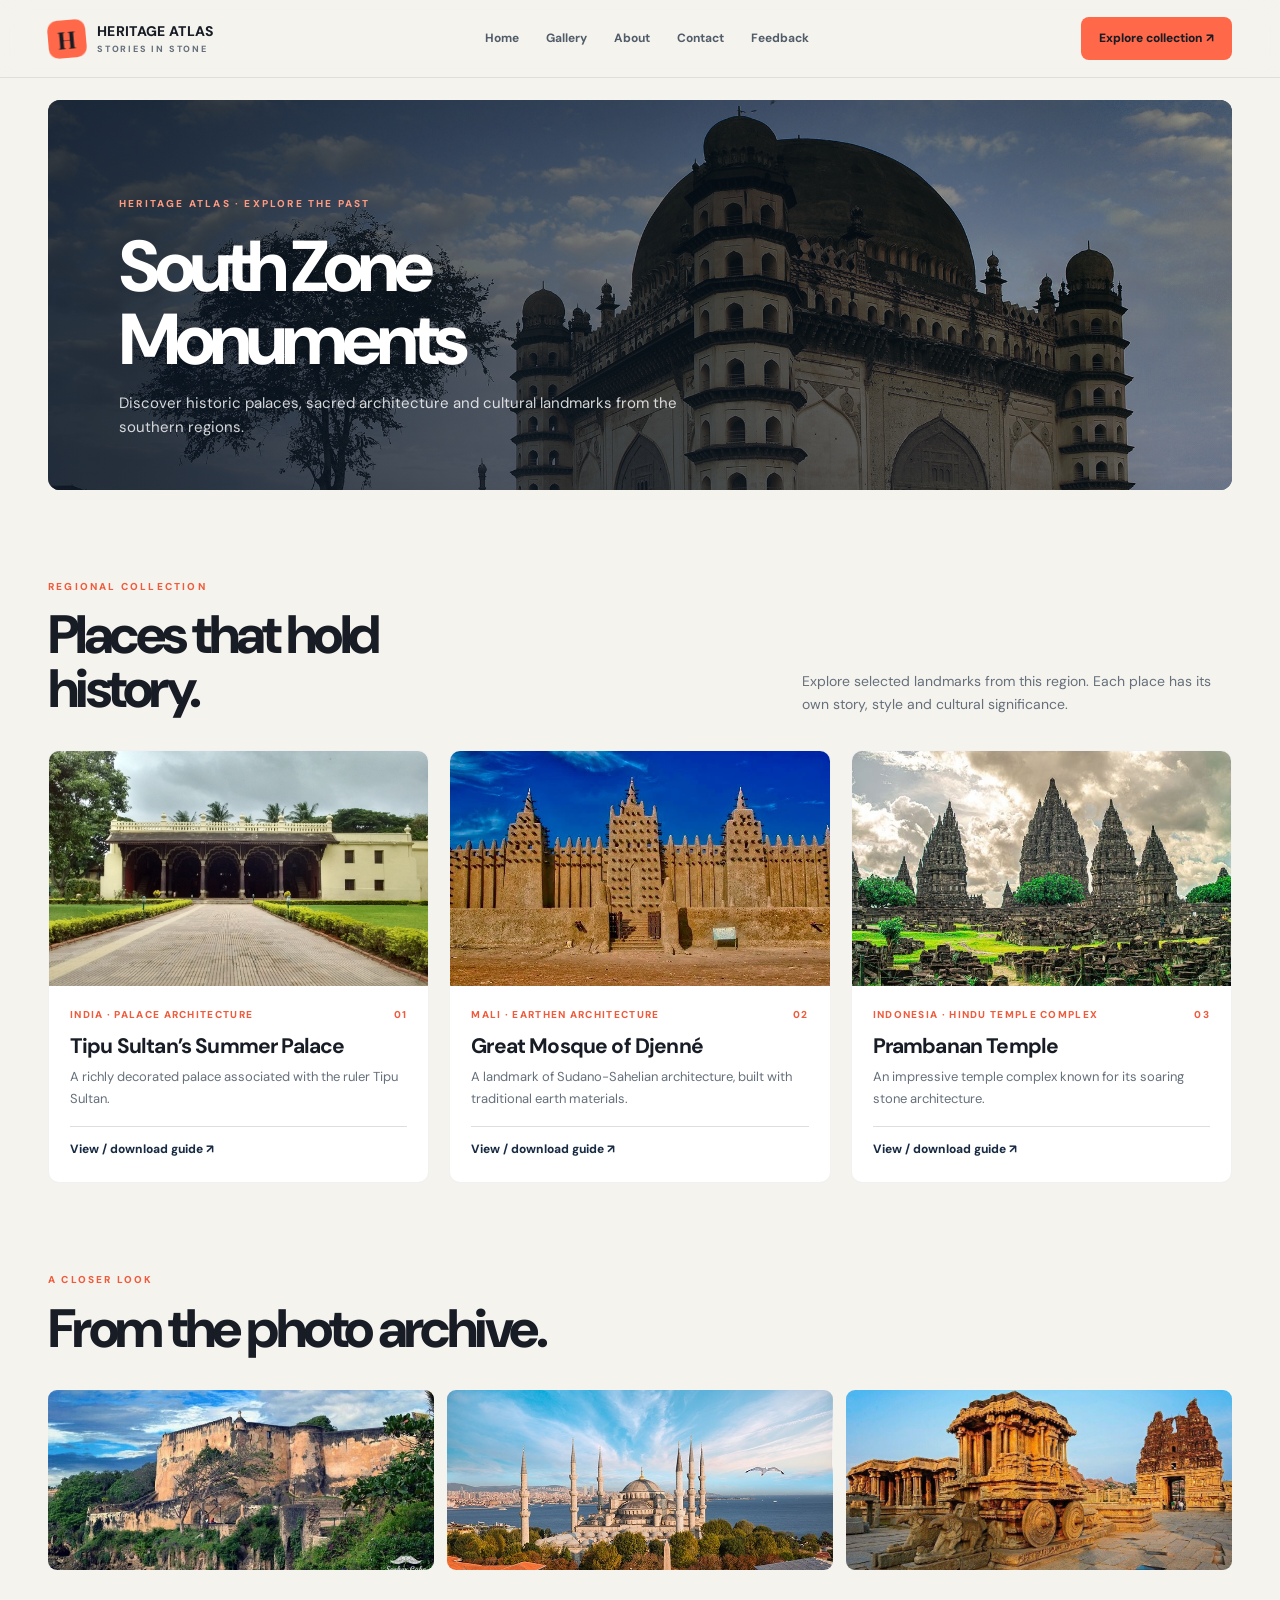
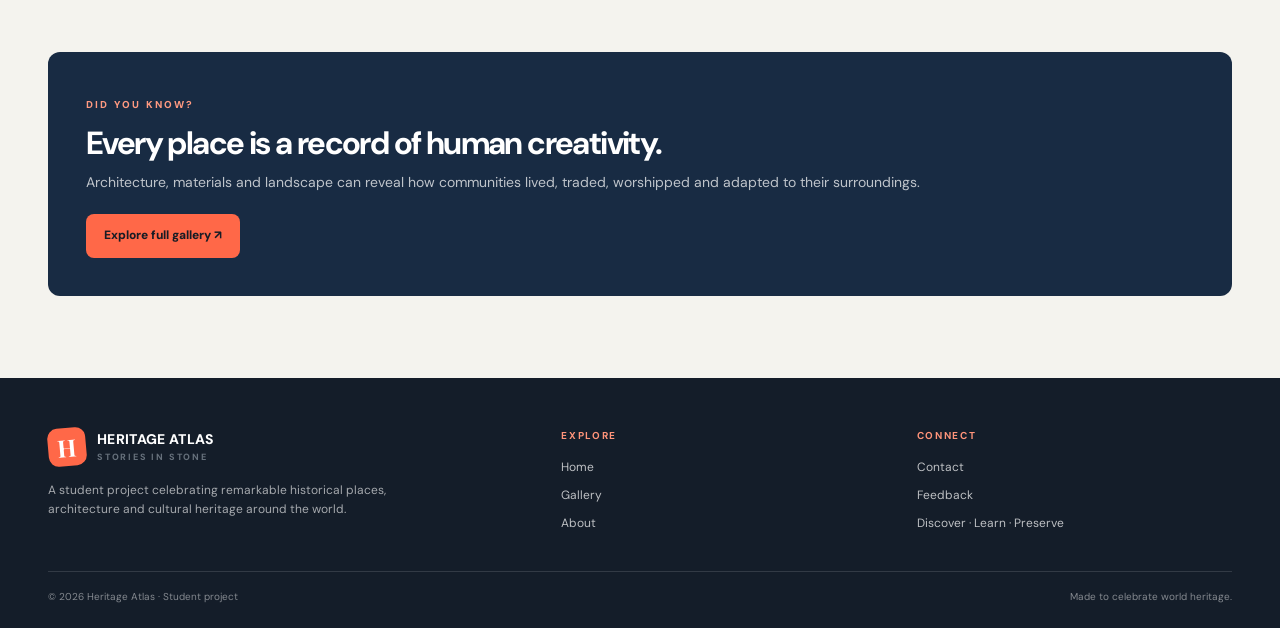
<file: south zone.html>
<!doctype html><html lang="en"><head><meta charset="utf-8"><meta name="viewport" content="width=device-width,initial-scale=1"><meta name="description" content="Discover historic palaces, sacred architecture and cultural landmarks from the southern regions."><meta name="theme-color" content="#f4f3ee"><title>South Zone Monuments | Heritage Atlas</title><link rel="stylesheet" href="modern-interior.css"></head><body><header class="site-header"><div class="nav-wrap"><a class="brand" href="index.html"><span class="brand-mark">H</span><span class="brand-name">HERITAGE ATLAS<span>Stories in stone</span></span></a><nav class="main-nav" aria-label="Main navigation"><a href="index.html">Home</a><a href="gallery.html">Gallery</a><a href="abou.html">About</a><a href="contact.html">Contact</a><a href="feedback.html">Feedback</a></nav><a class="nav-cta" href="gallery.html">Explore collection ↗</a><button class="menu-toggle" aria-label="Toggle navigation" aria-expanded="false">☰</button></div></header><section class="page-hero"><div class="page-hero-inner"><img src="pic/south head.jpg" alt=""><div class="page-hero-copy"><span class="eyebrow">Heritage Atlas · Explore the past</span><h1>South Zone Monuments</h1><p>Discover historic palaces, sacred architecture and cultural landmarks from the southern regions.</p></div></div></section><main><section class="content-section"><div class="section-heading"><div><span class="section-kicker">Regional collection</span><h2>Places that hold<br>history.</h2></div><p>Explore selected landmarks from this region. Each place has its own story, style and cultural significance.</p></div><div class="card-grid"><article class="feature-card"><img src="pic/south card 3.jpg" alt="Tipu Sultan’s Summer Palace" loading="lazy"><div class="feature-copy"><div class="card-meta"><span>India · Palace architecture</span><span>01</span></div><h3>Tipu Sultan’s Summer Palace</h3><p>A richly decorated palace associated with the ruler Tipu Sultan.</p><a class="card-link" href="Tipu sultan summar palace.pdf" download>View / download guide ↗</a></div></article><article class="feature-card"><img src="pic/south card 2.jpg" alt="Great Mosque of Djenné" loading="lazy"><div class="feature-copy"><div class="card-meta"><span>Mali · Earthen architecture</span><span>02</span></div><h3>Great Mosque of Djenné</h3><p>A landmark of Sudano-Sahelian architecture, built with traditional earth materials.</p><a class="card-link" href="Great Mosque of Djenné .pdf" download>View / download guide ↗</a></div></article><article class="feature-card"><img src="pic/south card 1.jpg" alt="Prambanan Temple" loading="lazy"><div class="feature-copy"><div class="card-meta"><span>Indonesia · Hindu temple complex</span><span>03</span></div><h3>Prambanan Temple</h3><p>An impressive temple complex known for its soaring stone architecture.</p><a class="card-link" href="Prambanan Temple (Indonesia).pdf" download>View / download guide ↗</a></div></article></div></section><section class="content-section" style="padding-top:0"><div class="section-heading"><div><span class="section-kicker">A closer look</span><h2>From the photo archive.</h2></div></div><div class="zone-gallery"><img src="pic/south gallery 1.jpg" alt="South Zone Monuments gallery image 1" loading="lazy"><img src="pic/south gallery 2.jpg" alt="South Zone Monuments gallery image 2" loading="lazy"><img src="pic/south gallery 3.jpg" alt="South Zone Monuments gallery image 3" loading="lazy"></div></section><section class="content-section" style="padding-top:0"><div class="callout"><span class="eyebrow">Did you know?</span><h2>Every place is a record of human creativity.</h2><p>Architecture, materials and landscape can reveal how communities lived, traded, worshipped and adapted to their surroundings.</p><a class="button" style="margin-top:20px" href="gallery.html">Explore full gallery ↗</a></div></section></main><footer class="site-footer"><div class="footer-inner"><div class="footer-brand"><a class="brand" href="index.html"><span class="brand-mark">H</span><span class="brand-name">HERITAGE ATLAS<span>Stories in stone</span></span></a><p>A student project celebrating remarkable historical places, architecture and cultural heritage around the world.</p></div><div class="footer-col"><h4>Explore</h4><a href="index.html">Home</a><a href="gallery.html">Gallery</a><a href="abou.html">About</a></div><div class="footer-col"><h4>Connect</h4><a href="contact.html">Contact</a><a href="feedback.html">Feedback</a><p>Discover · Learn · Preserve</p></div></div><div class="footer-bottom"><span>© 2026 Heritage Atlas · Student project</span><span>Made to celebrate world heritage.</span></div></footer><script src="modern-interior.js"></script></body></html>
</file>
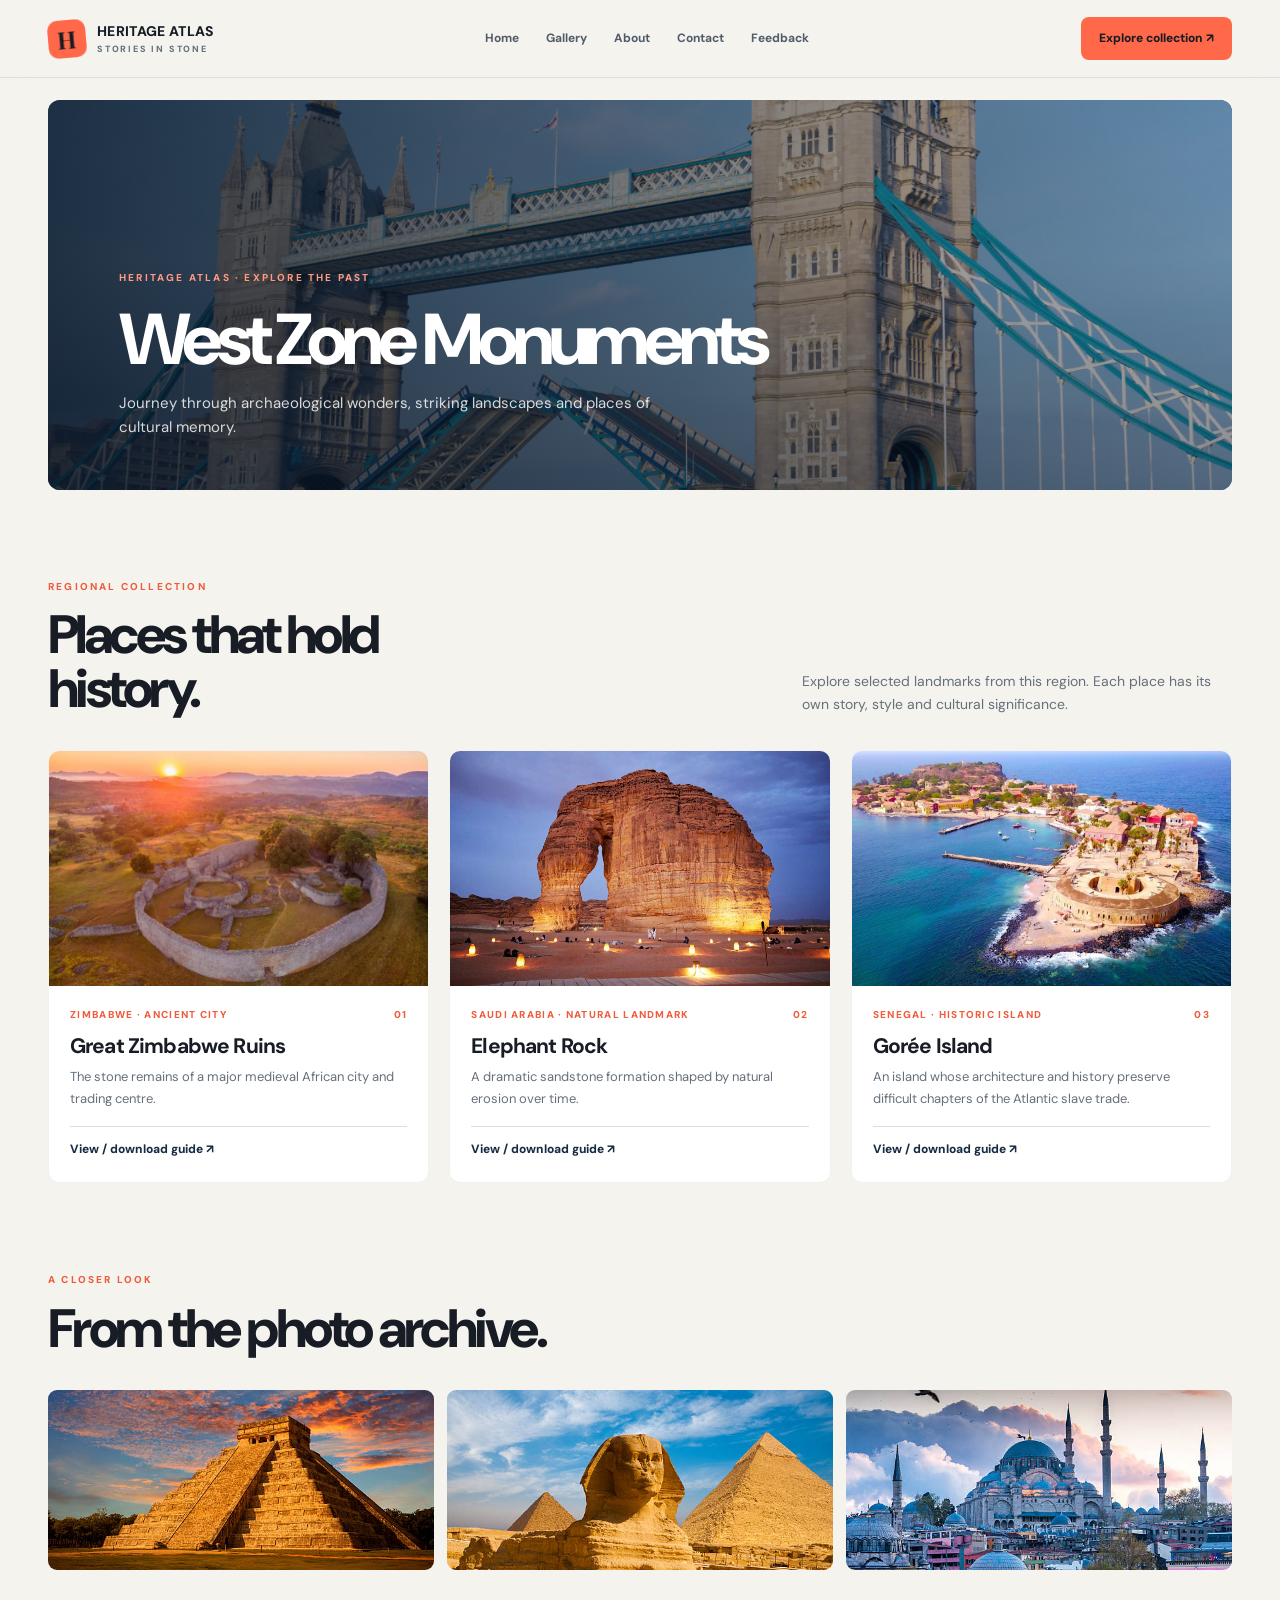
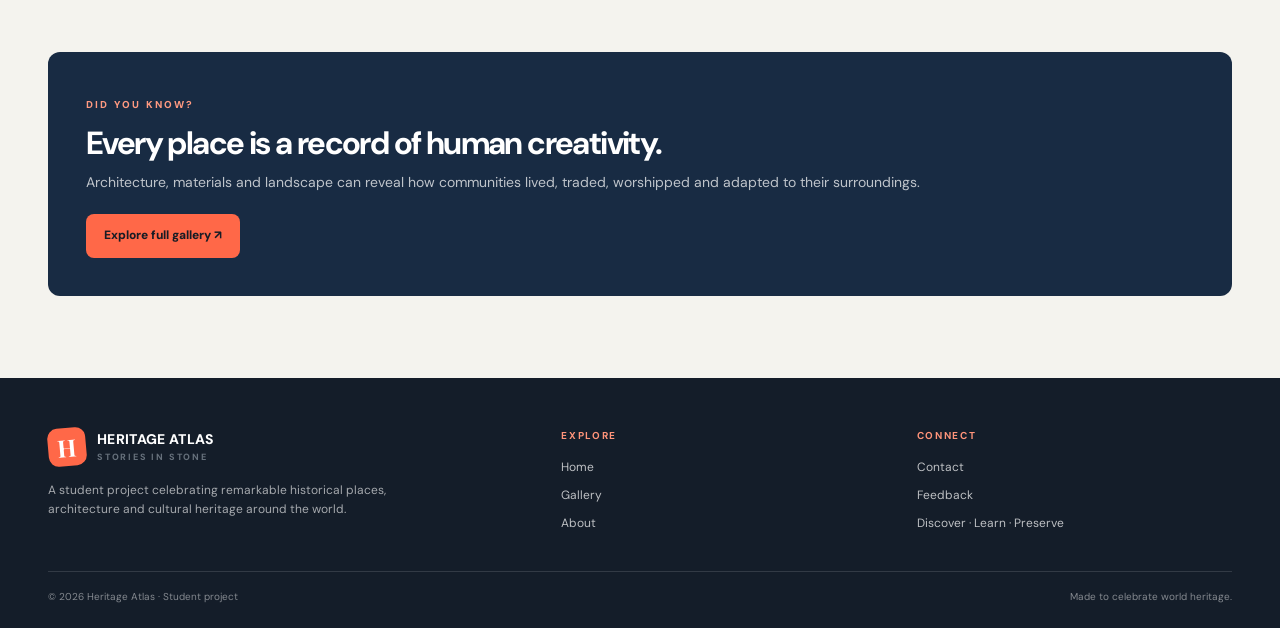
<file: west.html>
<!doctype html><html lang="en"><head><meta charset="utf-8"><meta name="viewport" content="width=device-width,initial-scale=1"><meta name="description" content="Journey through archaeological wonders, striking landscapes and places of cultural memory."><meta name="theme-color" content="#f4f3ee"><title>West Zone Monuments | Heritage Atlas</title><link rel="stylesheet" href="modern-interior.css"></head><body><header class="site-header"><div class="nav-wrap"><a class="brand" href="index.html"><span class="brand-mark">H</span><span class="brand-name">HERITAGE ATLAS<span>Stories in stone</span></span></a><nav class="main-nav" aria-label="Main navigation"><a href="index.html">Home</a><a href="gallery.html">Gallery</a><a href="abou.html">About</a><a href="contact.html">Contact</a><a href="feedback.html">Feedback</a></nav><a class="nav-cta" href="gallery.html">Explore collection ↗</a><button class="menu-toggle" aria-label="Toggle navigation" aria-expanded="false">☰</button></div></header><section class="page-hero"><div class="page-hero-inner"><img src="pic/west head.jpg" alt=""><div class="page-hero-copy"><span class="eyebrow">Heritage Atlas · Explore the past</span><h1>West Zone Monuments</h1><p>Journey through archaeological wonders, striking landscapes and places of cultural memory.</p></div></div></section><main><section class="content-section"><div class="section-heading"><div><span class="section-kicker">Regional collection</span><h2>Places that hold<br>history.</h2></div><p>Explore selected landmarks from this region. Each place has its own story, style and cultural significance.</p></div><div class="card-grid"><article class="feature-card"><img src="pic/card.jpg" alt="Great Zimbabwe Ruins" loading="lazy"><div class="feature-copy"><div class="card-meta"><span>Zimbabwe · Ancient city</span><span>01</span></div><h3>Great Zimbabwe Ruins</h3><p>The stone remains of a major medieval African city and trading centre.</p><a class="card-link" href="great zimbabwe.pdf" download>View / download guide ↗</a></div></article><article class="feature-card"><img src="pic/img91.jpg" alt="Elephant Rock" loading="lazy"><div class="feature-copy"><div class="card-meta"><span>Saudi Arabia · Natural landmark</span><span>02</span></div><h3>Elephant Rock</h3><p>A dramatic sandstone formation shaped by natural erosion over time.</p><a class="card-link" href="Elephant Rock .pdf" download>View / download guide ↗</a></div></article><article class="feature-card"><img src="pic/img117.jpeg" alt="Gorée Island" loading="lazy"><div class="feature-copy"><div class="card-meta"><span>Senegal · Historic island</span><span>03</span></div><h3>Gorée Island</h3><p>An island whose architecture and history preserve difficult chapters of the Atlantic slave trade.</p><a class="card-link" href="Gorée Island  .pdf" download>View / download guide ↗</a></div></article></div></section><section class="content-section" style="padding-top:0"><div class="section-heading"><div><span class="section-kicker">A closer look</span><h2>From the photo archive.</h2></div></div><div class="zone-gallery"><img src="pic/west card1.jpg" alt="West Zone Monuments gallery image 1" loading="lazy"><img src="pic/img13.jpg" alt="West Zone Monuments gallery image 2" loading="lazy"><img src="pic/img69.jpg" alt="West Zone Monuments gallery image 3" loading="lazy"></div></section><section class="content-section" style="padding-top:0"><div class="callout"><span class="eyebrow">Did you know?</span><h2>Every place is a record of human creativity.</h2><p>Architecture, materials and landscape can reveal how communities lived, traded, worshipped and adapted to their surroundings.</p><a class="button" style="margin-top:20px" href="gallery.html">Explore full gallery ↗</a></div></section></main><footer class="site-footer"><div class="footer-inner"><div class="footer-brand"><a class="brand" href="index.html"><span class="brand-mark">H</span><span class="brand-name">HERITAGE ATLAS<span>Stories in stone</span></span></a><p>A student project celebrating remarkable historical places, architecture and cultural heritage around the world.</p></div><div class="footer-col"><h4>Explore</h4><a href="index.html">Home</a><a href="gallery.html">Gallery</a><a href="abou.html">About</a></div><div class="footer-col"><h4>Connect</h4><a href="contact.html">Contact</a><a href="feedback.html">Feedback</a><p>Discover · Learn · Preserve</p></div></div><div class="footer-bottom"><span>© 2026 Heritage Atlas · Student project</span><span>Made to celebrate world heritage.</span></div></footer><script src="modern-interior.js"></script></body></html>
</file>
<file: modern-interior.css>
@import url('https://fonts.googleapis.com/css2?family=DM+Sans:wght@400;500;600;700;800&family=Playfair+Display:wght@500;600;700&display=swap');
:root{--paper:#f4f3ee;--ink:#171c25;--muted:#66707b;--navy:#182b43;--accent:#ff6848;--line:#dedfdc;--white:#fff}
*{box-sizing:border-box;margin:0;padding:0}html{scroll-behavior:smooth}body{font-family:'DM Sans',sans-serif;background:var(--paper);color:var(--ink);line-height:1.65}a{color:inherit;text-decoration:none}img{display:block;max-width:100%}button,input,textarea,select{font:inherit}
.site-header{height:78px;position:sticky;top:0;z-index:50;background:rgba(244,243,238,.93);backdrop-filter:blur(14px);border-bottom:1px solid var(--line)}.nav-wrap{height:100%;max-width:1240px;margin:auto;padding:0 28px;display:flex;align-items:center;justify-content:space-between;gap:22px}.brand{display:flex;align-items:center;gap:11px;font-weight:800;letter-spacing:.02em}.brand-mark{width:38px;height:38px;display:grid;place-items:center;border-radius:10px;background:var(--accent);font:700 24px 'Playfair Display';transform:rotate(-5deg)}.brand-name{font-size:14px;line-height:1.15}.brand-name span{display:block;color:var(--muted);font-size:9px;letter-spacing:.2em;text-transform:uppercase;margin-top:5px}.main-nav{display:flex;align-items:center;gap:27px}.main-nav a{font-size:12px;font-weight:700;color:#515c68;position:relative}.main-nav a:after{content:"";position:absolute;left:0;right:100%;bottom:-8px;height:2px;background:var(--accent);transition:right .2s}.main-nav a:hover:after,.main-nav a[aria-current=page]:after{right:0}.nav-cta,.button{display:inline-flex;align-items:center;justify-content:center;gap:9px;background:var(--accent);color:var(--ink);padding:12px 18px;border-radius:8px;font-size:12px;font-weight:800;transition:transform .2s,background .2s}.nav-cta:hover,.button:hover{transform:translateY(-2px);background:#ff8063}.menu-toggle{display:none;border:1px solid var(--line);background:#fff;width:42px;height:42px;border-radius:9px;font-size:20px;cursor:pointer}
.page-hero{max-width:1240px;margin:22px auto 0;padding:0 28px}.page-hero-inner{height:390px;position:relative;overflow:hidden;border-radius:12px;background:var(--navy);display:flex;align-items:flex-end}.page-hero-inner>img{position:absolute;inset:0;width:100%;height:100%;object-fit:cover;filter:saturate(.88)}.page-hero-inner:after{content:"";position:absolute;inset:0;background:linear-gradient(90deg,rgba(10,22,38,.84),rgba(10,22,38,.28)),linear-gradient(0deg,rgba(10,22,38,.28),transparent 60%)}.page-hero-copy{position:relative;z-index:1;color:#fff;padding:50px 6%;max-width:800px}.eyebrow,.section-kicker{font-size:10px;font-weight:800;letter-spacing:.22em;text-transform:uppercase;color:#ff9a81}.page-hero h1{font-size:clamp(42px,6vw,72px);font-weight:800;letter-spacing:-.07em;line-height:1.02;margin:14px 0}.page-hero p{max-width:570px;color:rgba(255,255,255,.82);font-size:15px}
.content-section{max-width:1240px;margin:auto;padding:82px 28px}.section-heading{display:flex;align-items:end;justify-content:space-between;gap:25px;margin-bottom:34px}.section-heading h2{font-size:clamp(34px,4.5vw,54px);line-height:1;letter-spacing:-.065em;font-weight:800;margin-top:10px}.section-heading p{max-width:430px;color:var(--muted);font-size:14px}.section-kicker{color:#f05b3c}
.card-grid{display:grid;grid-template-columns:repeat(3,minmax(0,1fr));gap:20px}.feature-card{background:#fff;border:1px solid rgba(23,28,37,.06);border-radius:11px;overflow:hidden;transition:transform .25s,box-shadow .25s}.feature-card:hover{transform:translateY(-7px);box-shadow:0 20px 48px rgba(19,35,54,.12)}.feature-card img{width:100%;height:235px;object-fit:cover;background:#e8e4d9;transition:transform .5s}.feature-card:hover img{transform:scale(1.035)}.feature-copy{padding:21px}.card-meta{display:flex;justify-content:space-between;color:#f05b3c;text-transform:uppercase;letter-spacing:.13em;font-size:10px;font-weight:800}.feature-copy h3{font-size:21px;line-height:1.2;letter-spacing:-.04em;margin:10px 0 7px}.feature-copy p{font-size:13px;color:var(--muted)}.card-link{display:inline-flex;margin-top:17px;padding-top:13px;border-top:1px solid var(--line);width:100%;font-size:12px;font-weight:800;color:var(--navy)}
.gallery-grid{display:grid;grid-template-columns:repeat(3,minmax(0,1fr));gap:14px}.gallery-tile{position:relative;height:260px;overflow:hidden;border-radius:10px;background:#d9d8d0}.gallery-tile img{width:100%;height:100%;object-fit:cover;transition:transform .45s}.gallery-tile:hover img{transform:scale(1.06)}.gallery-tile span{position:absolute;left:15px;bottom:14px;color:white;font-size:13px;font-weight:800;text-shadow:0 2px 10px #000}
.info-panel{background:#fff;border:1px solid var(--line);border-radius:12px;padding:34px}.info-panel h2{font-size:28px;letter-spacing:-.04em;margin-bottom:12px}.info-panel p,.info-panel li{color:var(--muted);font-size:14px}.info-panel ul{padding-left:20px;margin-top:14px}.split-grid{display:grid;grid-template-columns:1fr 1fr;gap:20px}.callout{background:var(--navy);color:#fff;border-radius:12px;padding:38px}.callout h2{font-size:32px;line-height:1.08;letter-spacing:-.05em;margin:10px 0}.callout p{color:rgba(255,255,255,.72);font-size:14px}
.form-layout{display:grid;grid-template-columns:.85fr 1.15fr;gap:22px}.form-card,.details-card{background:#fff;border:1px solid var(--line);border-radius:12px;padding:34px}.form-card h2,.details-card h2{font-size:28px;letter-spacing:-.05em;margin-bottom:8px}.form-card>p,.details-card>p{font-size:13px;color:var(--muted);margin-bottom:24px}.field{display:flex;flex-direction:column;gap:7px;margin-bottom:17px}.field label{font-size:12px;font-weight:800}.field input,.field textarea,.field select{width:100%;border:1px solid #d9dce0;border-radius:7px;background:#fbfbfa;padding:13px 14px;color:var(--ink);outline:none}.field input:focus,.field textarea:focus,.field select:focus{border-color:var(--accent);box-shadow:0 0 0 3px rgba(255,104,72,.12)}.field textarea{min-height:135px;resize:vertical}.form-note{font-size:11px;color:var(--muted);margin-top:12px}.form-status{display:none;margin-top:15px;padding:12px 14px;border-radius:7px;background:#fff1ec;color:#8a321e;font-size:13px}.contact-detail{padding:18px 0;border-bottom:1px solid var(--line)}.contact-detail:last-child{border:0}.contact-detail b{display:block;font-size:12px;color:var(--accent);text-transform:uppercase;letter-spacing:.12em}.contact-detail span{font-size:15px}
.zone-gallery{display:grid;grid-template-columns:repeat(3,1fr);gap:13px;margin-top:20px}.zone-gallery img{width:100%;height:180px;object-fit:cover;border-radius:9px}
.site-footer{background:#141d29;color:#fff;padding:50px 28px 22px}.footer-inner{max-width:1184px;margin:auto;display:grid;grid-template-columns:1.5fr 1fr 1fr;gap:40px}.footer-brand p{max-width:340px;color:rgba(255,255,255,.62);font-size:12px;margin-top:15px}.footer-col h4{font-size:10px;text-transform:uppercase;letter-spacing:.17em;color:#ff947a;margin-bottom:14px}.footer-col a,.footer-col p{display:block;color:rgba(255,255,255,.72);font-size:12px;margin:8px 0}.footer-col a:hover{color:#fff}.footer-bottom{max-width:1184px;margin:30px auto 0;padding-top:17px;border-top:1px solid rgba(255,255,255,.13);display:flex;justify-content:space-between;color:rgba(255,255,255,.48);font-size:10px}
@media(max-width:900px){.main-nav{gap:14px}.nav-cta{display:none}.card-grid{grid-template-columns:repeat(2,minmax(0,1fr))}.section-heading{align-items:start;flex-direction:column}.form-layout{grid-template-columns:1fr}}
@media(max-width:680px){.site-header{height:70px}.nav-wrap{padding:0 17px}.menu-toggle{display:grid;place-items:center}.main-nav{display:none;position:absolute;top:70px;left:0;right:0;background:var(--paper);padding:20px 24px;border-bottom:1px solid var(--line);flex-direction:column;align-items:flex-start;gap:18px}.main-nav.is-open{display:flex}.page-hero{padding:0 14px;margin-top:14px}.page-hero-inner{height:390px;border-radius:10px}.page-hero-copy{padding:28px 23px}.page-hero h1{font-size:47px}.content-section{padding:60px 18px}.card-grid,.gallery-grid,.split-grid{grid-template-columns:1fr}.feature-card img{height:230px}.gallery-tile{height:250px}.info-panel,.form-card,.details-card,.callout{padding:25px}.zone-gallery{grid-template-columns:1fr 1fr}.zone-gallery img{height:145px}.footer-inner{grid-template-columns:1fr;gap:25px}.footer-bottom{display:block;line-height:2}.footer-bottom span{display:block}}
@media(prefers-reduced-motion:reduce){html{scroll-behavior:auto}*,*:before,*:after{transition:none!important;animation:none!important}}
</file>
